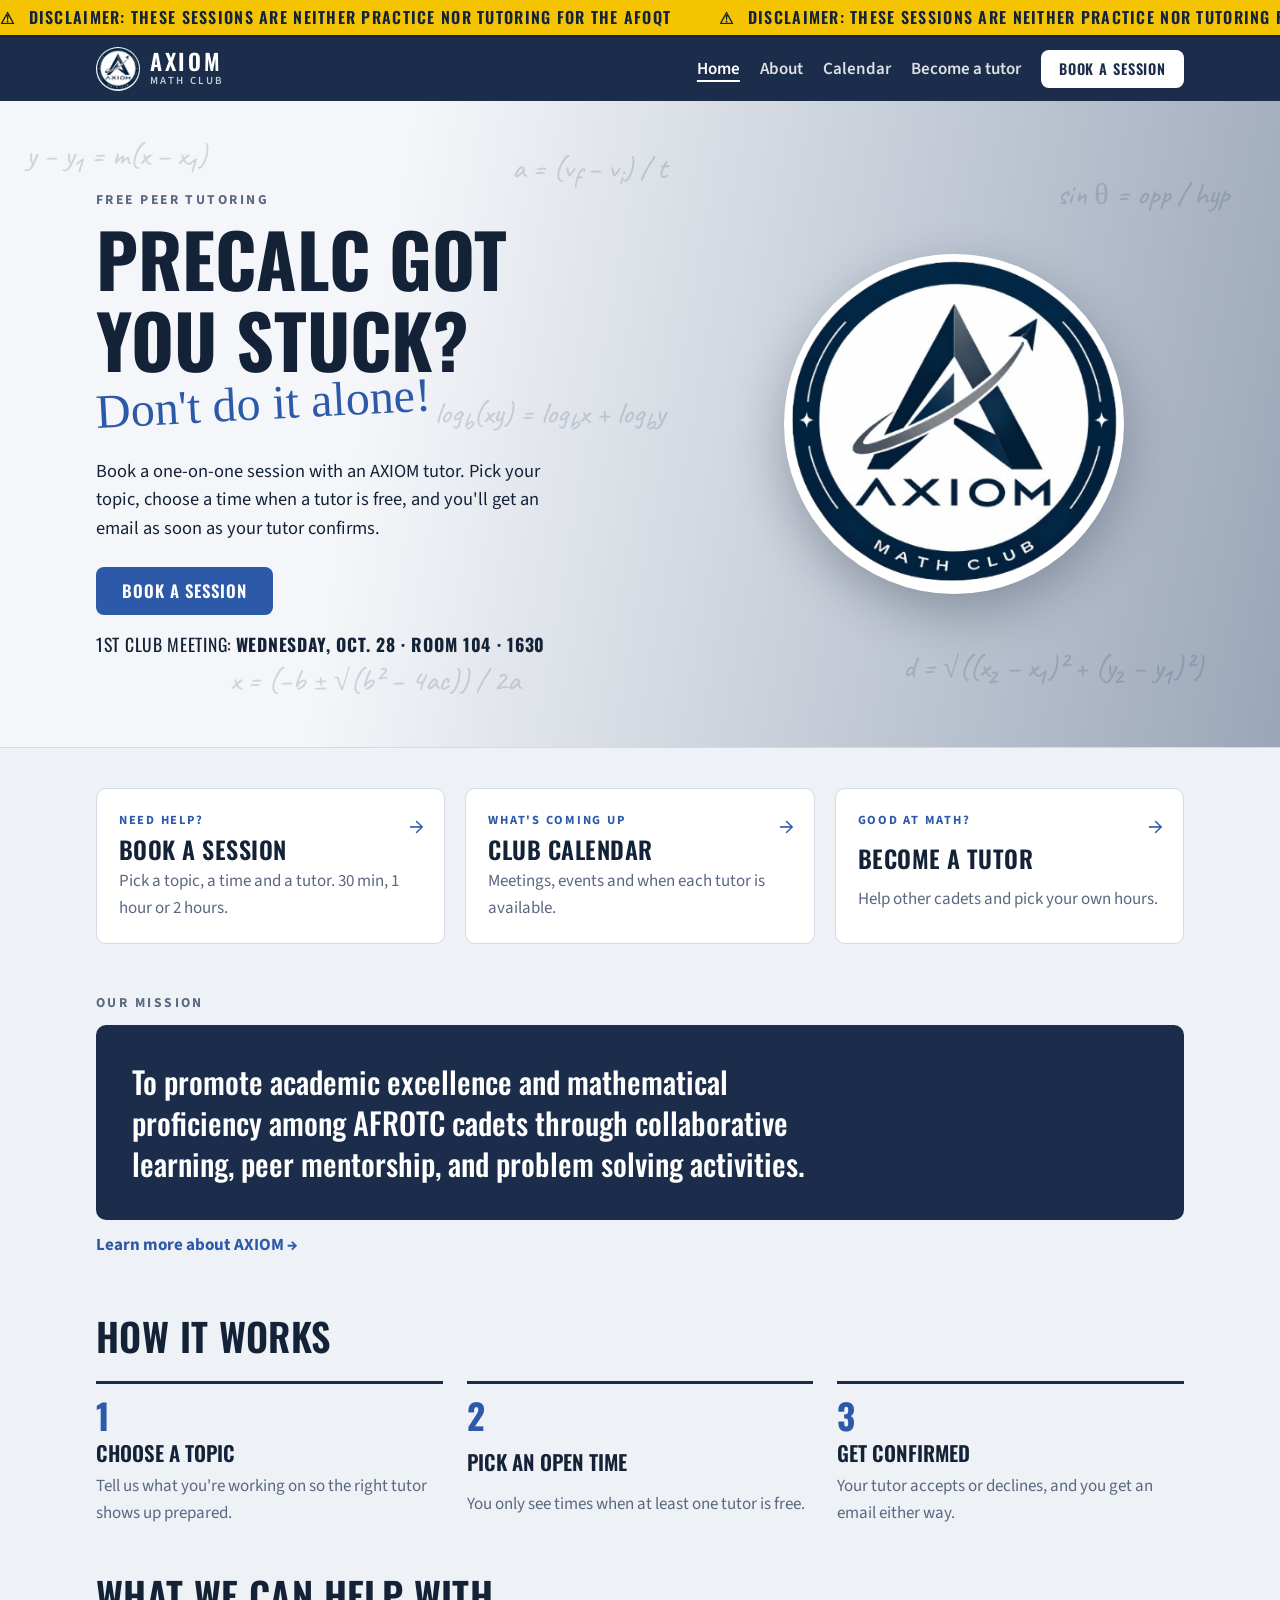
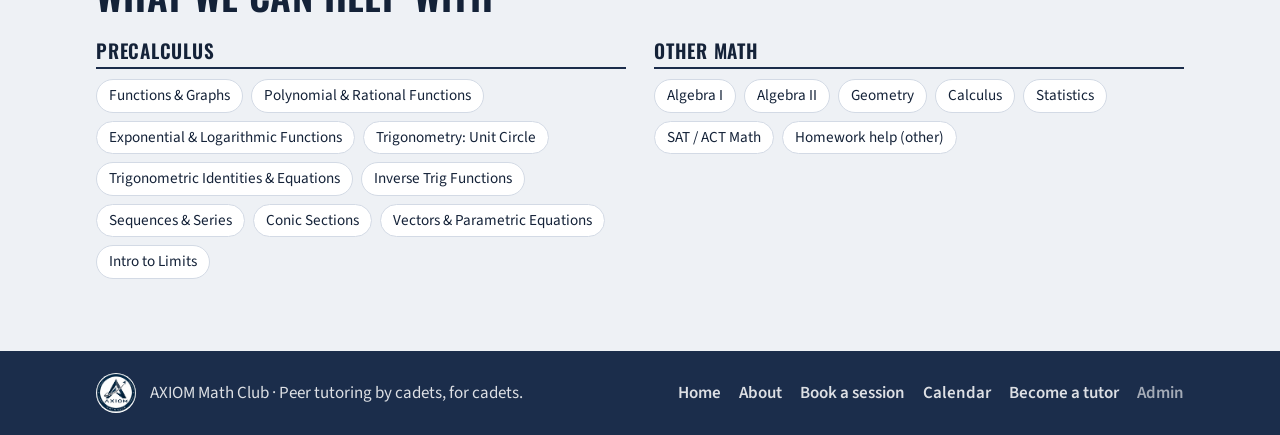
<file: index.html>
<!doctype html>
<html lang="en">
<head>
<meta charset="utf-8">
<meta name="viewport" content="width=device-width, initial-scale=1, viewport-fit=cover">
<title>AXIOM Math Club</title>
<meta name="claude:viewport-fit-sides" content="cover">
<meta name="description" content="Free peer tutoring from AXIOM Math Club tutors.">
<link rel="icon" href="logo.png">
<link rel="preconnect" href="https://fonts.googleapis.com">
<link rel="preconnect" href="https://fonts.gstatic.com" crossorigin>
<link rel="stylesheet" href="https://fonts.googleapis.com/css2?family=Oswald:wght@500;600;700&family=Source+Sans+3:wght@400;600;700&family=JetBrains+Mono:wght@500&family=Permanent+Marker&family=Caveat:wght@500&display=swap">
<link rel="stylesheet" href="styles.css">
</head>
<body>
<header class="site-header">
  <div class="ticker" role="note" aria-label="DISCLAIMER: These sessions are neither practice nor tutoring for the AFOQT">
    <div class="ticker-track" aria-hidden="true">
      <div class="ticker-half"><span class="ticker-item"><b>⚠</b> DISCLAIMER: These sessions are neither practice nor tutoring for the AFOQT</span><span class="ticker-item"><b>⚠</b> DISCLAIMER: These sessions are neither practice nor tutoring for the AFOQT</span><span class="ticker-item"><b>⚠</b> DISCLAIMER: These sessions are neither practice nor tutoring for the AFOQT</span><span class="ticker-item"><b>⚠</b> DISCLAIMER: These sessions are neither practice nor tutoring for the AFOQT</span></div>
      <div class="ticker-half"><span class="ticker-item"><b>⚠</b> DISCLAIMER: These sessions are neither practice nor tutoring for the AFOQT</span><span class="ticker-item"><b>⚠</b> DISCLAIMER: These sessions are neither practice nor tutoring for the AFOQT</span><span class="ticker-item"><b>⚠</b> DISCLAIMER: These sessions are neither practice nor tutoring for the AFOQT</span><span class="ticker-item"><b>⚠</b> DISCLAIMER: These sessions are neither practice nor tutoring for the AFOQT</span></div>
    </div>
  </div>
  <div class="wrap header-inner">
    <a class="brand" href="index.html">
      <img src="logo.png" alt="" width="44" height="44">
      <span class="brand-name">AXIOM<small>Math Club</small></span>
    </a>
    <nav class="nav" aria-label="Main">
      <a href="index.html" aria-current="page">Home</a>
      <a href="about.html">About</a>
      <a href="calendar.html">Calendar</a>
      <a href="tutor.html">Become a tutor</a>
      <a class="btn btn-small" href="book.html">Book a session</a>
    </nav>
  </div>
</header>

<main id="top">
  <section class="hero">
    <div class="formulas" aria-hidden="true">
      <span class="f1">y − y₁ = m(x − x₁)</span>
      <span class="f2">a = (v<sub>f</sub> − v<sub>i</sub>) / t</span>
      <span class="f3">sin θ = opp / hyp</span>
      <span class="f4">x = (−b ± √(b² − 4ac)) / 2a</span>
      <span class="f5">d = √((x₂ − x₁)² + (y₂ − y₁)²)</span>
      <span class="f6">log<sub>b</sub>(xy) = log<sub>b</sub>x + log<sub>b</sub>y</span>
    </div>
    <div class="wrap hero-inner">
      <div class="hero-copy">
        <p class="eyebrow">Free peer tutoring</p>
        <h1>Precalc got you stuck?</h1>
        <p class="marker">Don't do it alone!</p>
        <p class="lede">Book a one-on-one session with an AXIOM tutor. Pick your topic, choose a time when a tutor is free, and you'll get an email as soon as your tutor confirms.</p>
        <div class="hero-actions">
          <a class="btn" href="book.html">Book a session</a>
          <span class="meeting">1st club meeting: <strong>Wednesday, Oct. 28 · Room 104 · 1630</strong></span>
        </div>
      </div>
      <img class="hero-logo" src="logo.png" alt="AXIOM Math Club logo" width="388" height="388">
    </div>
  </section>

  <section class="wrap quick-links" aria-label="Go to">
    <a class="quick-card" href="book.html">
      <span class="q-kicker">Need help?</span>
      <strong>Book a session</strong>
      <span>Pick a topic, a time and a tutor. 30 min, 1 hour or 2 hours.</span>
      <span class="q-go" aria-hidden="true">→</span>
    </a>
    <a class="quick-card" href="calendar.html">
      <span class="q-kicker">What's coming up</span>
      <strong>Club calendar</strong>
      <span>Meetings, events and when each tutor is available.</span>
      <span class="q-go" aria-hidden="true">→</span>
    </a>
    <a class="quick-card" href="tutor.html">
      <span class="q-kicker">Good at math?</span>
      <strong>Become a tutor</strong>
      <span>Help other cadets and pick your own hours.</span>
      <span class="q-go" aria-hidden="true">→</span>
    </a>
  </section>

  <section class="wrap home-mission" aria-labelledby="mission-title">
    <p class="eyebrow" id="mission-title">Our mission</p>
    <blockquote class="mission">
      <p>To promote academic excellence and mathematical proficiency among AFROTC cadets through collaborative learning, peer mentorship, and problem solving activities.</p>
    </blockquote>
    <a class="more-link" href="about.html">Learn more about AXIOM <span aria-hidden="true">→</span></a>
  </section>

  <section id="how" class="wrap how">
    <h2>How it works</h2>
    <ol class="steps">
      <li><strong>Choose a topic</strong><span>Tell us what you're working on so the right tutor shows up prepared.</span></li>
      <li><strong>Pick an open time</strong><span>You only see times when at least one tutor is free.</span></li>
      <li><strong>Get confirmed</strong><span>Your tutor accepts or declines, and you get an email either way.</span></li>
    </ol>
  </section>

  <section id="topics" class="wrap topics">
    <h2>What we can help with</h2>
    <div id="topic-list" class="topic-groups"></div>
  </section>
</main>

<footer class="site-footer">
  <div class="wrap footer-inner">
    <img src="logo.png" alt="" width="40" height="40">
    <p>AXIOM Math Club · Peer tutoring by cadets, for cadets.</p>
    <nav class="footer-nav" aria-label="Footer">
      <a href="index.html">Home</a>
      <a href="about.html">About</a>
      <a href="book.html">Book a session</a>
      <a href="calendar.html">Calendar</a>
      <a href="tutor.html">Become a tutor</a>
      <a href="admin.html" class="admin-link">Admin</a>
    </nav>
  </div>
</footer>

<script src="script.js"></script>
</body>
</html>
</file>
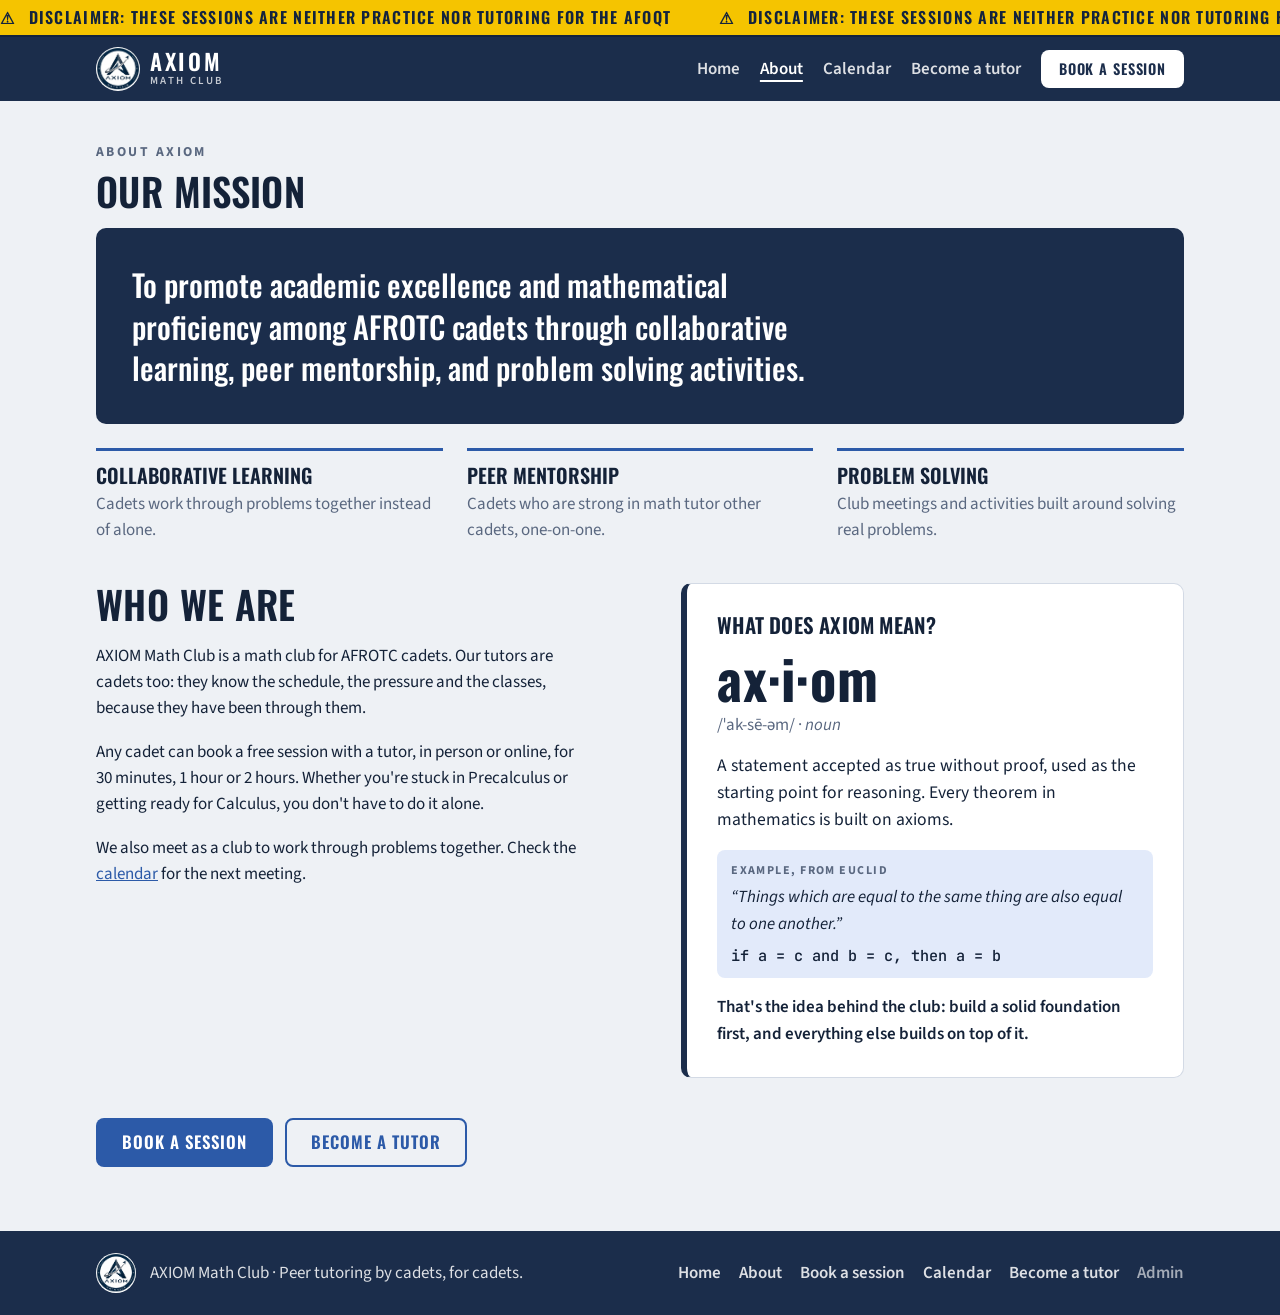
<file: about.html>
<!doctype html>
<html lang="en">
<head>
<meta charset="utf-8">
<meta name="viewport" content="width=device-width, initial-scale=1, viewport-fit=cover">
<title>About AXIOM | AXIOM Math Club</title>
<meta name="claude:viewport-fit-sides" content="cover">
<meta name="description" content="The mission of AXIOM Math Club and what its name means.">
<link rel="icon" href="logo.png">
<link rel="preconnect" href="https://fonts.googleapis.com">
<link rel="preconnect" href="https://fonts.gstatic.com" crossorigin>
<link rel="stylesheet" href="https://fonts.googleapis.com/css2?family=Oswald:wght@500;600;700&family=Source+Sans+3:wght@400;600;700&family=JetBrains+Mono:wght@500&family=Permanent+Marker&family=Caveat:wght@500&display=swap">
<link rel="stylesheet" href="styles.css">
</head>
<body>
<header class="site-header">
  <div class="ticker" role="note" aria-label="DISCLAIMER: These sessions are neither practice nor tutoring for the AFOQT">
    <div class="ticker-track" aria-hidden="true">
      <div class="ticker-half"><span class="ticker-item"><b>⚠</b> DISCLAIMER: These sessions are neither practice nor tutoring for the AFOQT</span><span class="ticker-item"><b>⚠</b> DISCLAIMER: These sessions are neither practice nor tutoring for the AFOQT</span><span class="ticker-item"><b>⚠</b> DISCLAIMER: These sessions are neither practice nor tutoring for the AFOQT</span><span class="ticker-item"><b>⚠</b> DISCLAIMER: These sessions are neither practice nor tutoring for the AFOQT</span></div>
      <div class="ticker-half"><span class="ticker-item"><b>⚠</b> DISCLAIMER: These sessions are neither practice nor tutoring for the AFOQT</span><span class="ticker-item"><b>⚠</b> DISCLAIMER: These sessions are neither practice nor tutoring for the AFOQT</span><span class="ticker-item"><b>⚠</b> DISCLAIMER: These sessions are neither practice nor tutoring for the AFOQT</span><span class="ticker-item"><b>⚠</b> DISCLAIMER: These sessions are neither practice nor tutoring for the AFOQT</span></div>
    </div>
  </div>
  <div class="wrap header-inner">
    <a class="brand" href="index.html">
      <img src="logo.png" alt="" width="44" height="44">
      <span class="brand-name">AXIOM<small>Math Club</small></span>
    </a>
    <nav class="nav" aria-label="Main">
      <a href="index.html">Home</a>
      <a href="about.html" aria-current="page">About</a>
      <a href="calendar.html">Calendar</a>
      <a href="tutor.html">Become a tutor</a>
      <a class="btn btn-small" href="book.html">Book a session</a>
    </nav>
  </div>
</header>

<main id="top" class="page">
  <section class="wrap about">
    <p class="eyebrow">About AXIOM</p>
    <h2>Our mission</h2>
    <blockquote class="mission">
      <p>To promote academic excellence and mathematical proficiency among AFROTC cadets through collaborative learning, peer mentorship, and problem solving activities.</p>
    </blockquote>

    <ul class="pillars">
      <li><strong>Collaborative learning</strong><span>Cadets work through problems together instead of alone.</span></li>
      <li><strong>Peer mentorship</strong><span>Cadets who are strong in math tutor other cadets, one-on-one.</span></li>
      <li><strong>Problem solving</strong><span>Club meetings and activities built around solving real problems.</span></li>
    </ul>
  </section>

  <section class="wrap about about-split">
    <div class="about-text">
      <h2>Who we are</h2>
      <p>AXIOM Math Club is a math club for AFROTC cadets. Our tutors are cadets too: they know the schedule, the pressure and the classes, because they have been through them.</p>
      <p>Any cadet can book a free session with a tutor, in person or online, for 30 minutes, 1 hour or 2 hours. Whether you're stuck in Precalculus or getting ready for Calculus, you don't have to do it alone.</p>
      <p>We also meet as a club to work through problems together. Check the <a href="calendar.html">calendar</a> for the next meeting.</p>
    </div>

    <div class="definition" aria-labelledby="def-word">
      <h2 class="def-title">What does AXIOM mean?</h2>
      <p class="def-word" id="def-word">ax·i·om</p>
      <p class="def-pron">/ˈak-sē-əm/ · <i>noun</i></p>
      <p class="def-text">A statement accepted as true without proof, used as the starting point for reasoning. Every theorem in mathematics is built on axioms.</p>
      <p class="def-example"><span>Example, from Euclid</span>“Things which are equal to the same thing are also equal to one another.”<br><span class="def-math">if a = c and b = c, then a = b</span></p>
      <p class="def-why">That's the idea behind the club: build a solid foundation first, and everything else builds on top of it.</p>
    </div>
  </section>

  <section class="wrap about-cta">
    <a class="btn" href="book.html">Book a session</a>
    <a class="btn btn-ghost" href="tutor.html">Become a tutor</a>
  </section>
</main>

<footer class="site-footer">
  <div class="wrap footer-inner">
    <img src="logo.png" alt="" width="40" height="40">
    <p>AXIOM Math Club · Peer tutoring by cadets, for cadets.</p>
    <nav class="footer-nav" aria-label="Footer">
      <a href="index.html">Home</a>
      <a href="about.html">About</a>
      <a href="book.html">Book a session</a>
      <a href="calendar.html">Calendar</a>
      <a href="tutor.html">Become a tutor</a>
      <a href="admin.html" class="admin-link">Admin</a>
    </nav>
  </div>
</footer>

<script src="script.js"></script>
</body>
</html>
</file>
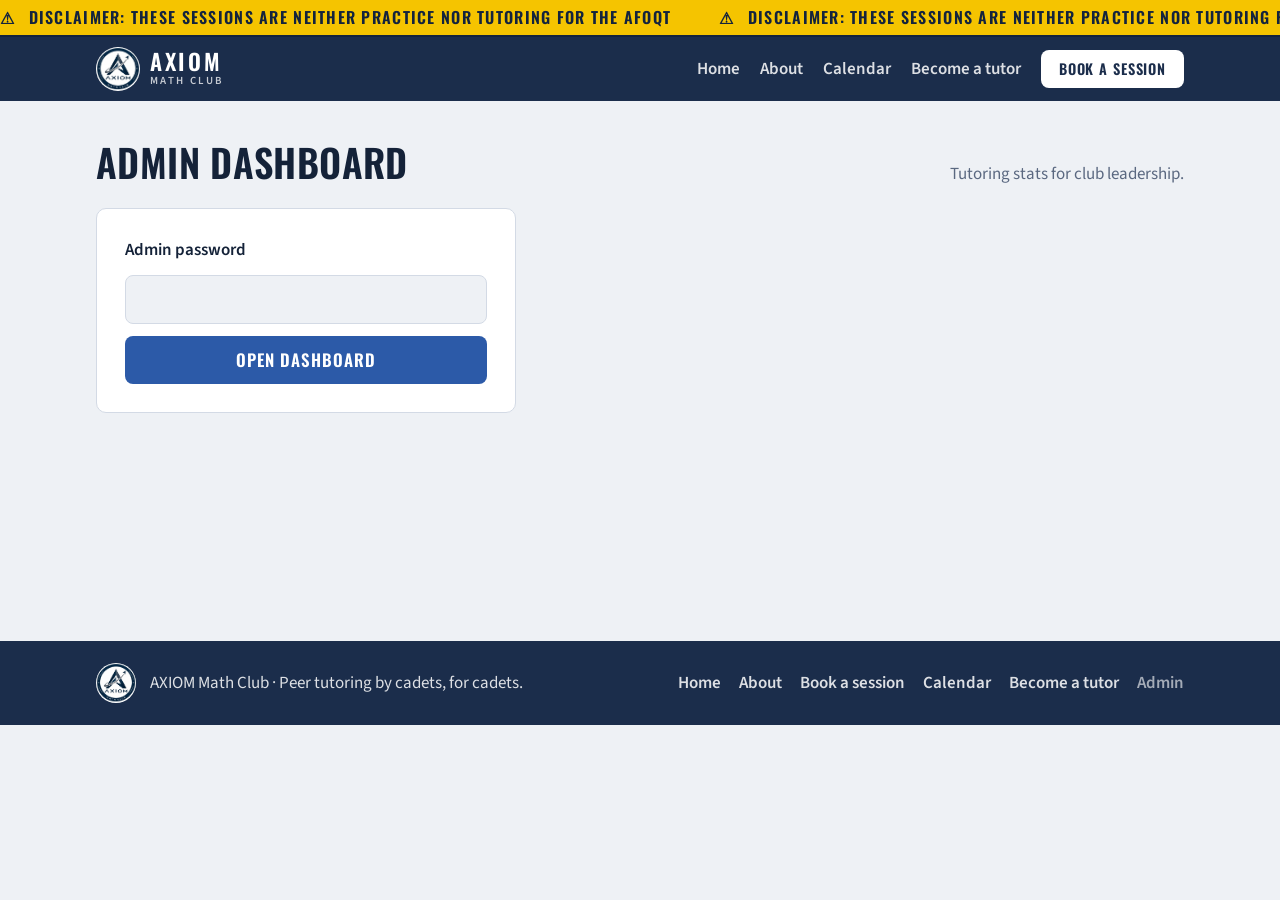
<file: admin.html>
<!doctype html>
<html lang="en">
<head>
<meta charset="utf-8">
<meta name="viewport" content="width=device-width, initial-scale=1, viewport-fit=cover">
<title>Admin | AXIOM Math Club</title>
<meta name="claude:viewport-fit-sides" content="cover">
<meta name="description" content="AXIOM Math Club admin dashboard.">
<meta name="robots" content="noindex">
<link rel="icon" href="logo.png">
<link rel="preconnect" href="https://fonts.googleapis.com">
<link rel="preconnect" href="https://fonts.gstatic.com" crossorigin>
<link rel="stylesheet" href="https://fonts.googleapis.com/css2?family=Oswald:wght@500;600;700&family=Source+Sans+3:wght@400;600;700&family=JetBrains+Mono:wght@500&family=Permanent+Marker&family=Caveat:wght@500&display=swap">
<link rel="stylesheet" href="styles.css">
</head>
<body>
<header class="site-header">
  <div class="ticker" role="note" aria-label="DISCLAIMER: These sessions are neither practice nor tutoring for the AFOQT">
    <div class="ticker-track" aria-hidden="true">
      <div class="ticker-half"><span class="ticker-item"><b>⚠</b> DISCLAIMER: These sessions are neither practice nor tutoring for the AFOQT</span><span class="ticker-item"><b>⚠</b> DISCLAIMER: These sessions are neither practice nor tutoring for the AFOQT</span><span class="ticker-item"><b>⚠</b> DISCLAIMER: These sessions are neither practice nor tutoring for the AFOQT</span><span class="ticker-item"><b>⚠</b> DISCLAIMER: These sessions are neither practice nor tutoring for the AFOQT</span></div>
      <div class="ticker-half"><span class="ticker-item"><b>⚠</b> DISCLAIMER: These sessions are neither practice nor tutoring for the AFOQT</span><span class="ticker-item"><b>⚠</b> DISCLAIMER: These sessions are neither practice nor tutoring for the AFOQT</span><span class="ticker-item"><b>⚠</b> DISCLAIMER: These sessions are neither practice nor tutoring for the AFOQT</span><span class="ticker-item"><b>⚠</b> DISCLAIMER: These sessions are neither practice nor tutoring for the AFOQT</span></div>
    </div>
  </div>
  <div class="wrap header-inner">
    <a class="brand" href="index.html">
      <img src="logo.png" alt="" width="44" height="44">
      <span class="brand-name">AXIOM<small>Math Club</small></span>
    </a>
    <nav class="nav" aria-label="Main">
      <a href="index.html">Home</a>
      <a href="about.html">About</a>
      <a href="calendar.html">Calendar</a>
      <a href="tutor.html">Become a tutor</a>
      <a class="btn btn-small" href="book.html">Book a session</a>
    </nav>
  </div>
</header>

<main id="top" class="page">
  <section class="wrap admin">
    <div class="section-head">
      <h2>Admin dashboard</h2>
      <p>Tutoring stats for club leadership.</p>
    </div>

    <form id="admin-login" class="panel admin-login" novalidate>
      <label for="admin-pass">Admin password</label>
      <input id="admin-pass" name="password" type="password" autocomplete="current-password" required>
      <p id="admin-error" class="error" role="alert" hidden></p>
      <button type="submit" class="btn btn-block" id="admin-open">Open dashboard</button>
    </form>

    <div id="dash" class="dash" hidden>
      <p id="dash-sample" class="notice" hidden>Sample data: the site is in demo mode, so these numbers are made up.</p>
      <div class="dash-bar">
        <div class="range" role="group" aria-label="Time range" id="range"></div>
        <span id="dash-updated" class="muted"></span>
        <div class="dash-actions">
          <button type="button" class="btn btn-ghost btn-tiny" id="dash-refresh">Refresh</button>
          <button type="button" class="btn btn-ghost btn-tiny" id="dash-lock">Lock</button>
        </div>
      </div>

      <div class="kpis" id="kpis"></div>

      <div class="dash-grid">
        <section class="panel chart-card" aria-labelledby="h-weeks">
          <h3 id="h-weeks">Sessions per week</h3>
          <p class="chart-sub">Accepted sessions, by the week they take place</p>
          <div id="chart-weeks"></div>
        </section>
        <section class="panel chart-card" aria-labelledby="h-topics">
          <h3 id="h-topics">Most requested topics</h3>
          <p class="chart-sub">All requests except cancelled ones</p>
          <div id="chart-topics"></div>
        </section>
      </div>

      <section class="panel chart-card" aria-labelledby="h-tutors">
        <div class="card-head">
          <div>
            <h3 id="h-tutors">Tutor hours</h3>
            <p class="chart-sub">Completed sessions only. A group session counts once for the tutor. Use it for service hours and recognition.</p>
          </div>
          <button type="button" class="btn btn-ghost btn-tiny" id="export-csv">Download CSV</button>
        </div>
        <div class="table-scroll" id="tutor-table"></div>
      </section>

      <div class="dash-grid">
        <section class="panel chart-card" aria-labelledby="h-format">
          <h3 id="h-format">In person vs online</h3>
          <p class="chart-sub">Accepted sessions</p>
          <div id="chart-format"></div>
        </section>
        <section class="panel chart-card" aria-labelledby="h-years">
          <h3 id="h-years">Requests by AS year</h3>
          <p class="chart-sub">All requests except cancelled ones</p>
          <div id="chart-years"></div>
        </section>
      </div>

      <section class="panel chart-card" aria-labelledby="h-status">
        <h3 id="h-status">Requests &amp; applications</h3>
        <div id="status-list" class="status-list"></div>
      </section>
    </div>
  </section>
  <div id="tip" class="tip" role="tooltip" hidden></div>
</main>

<footer class="site-footer">
  <div class="wrap footer-inner">
    <img src="logo.png" alt="" width="40" height="40">
    <p>AXIOM Math Club · Peer tutoring by cadets, for cadets.</p>
    <nav class="footer-nav" aria-label="Footer">
      <a href="index.html">Home</a>
      <a href="about.html">About</a>
      <a href="book.html">Book a session</a>
      <a href="calendar.html">Calendar</a>
      <a href="tutor.html">Become a tutor</a>
      <a href="admin.html" class="admin-link">Admin</a>
    </nav>
  </div>
</footer>

<script src="script.js"></script>
<script src="admin.js"></script>
</body>
</html>
</file>
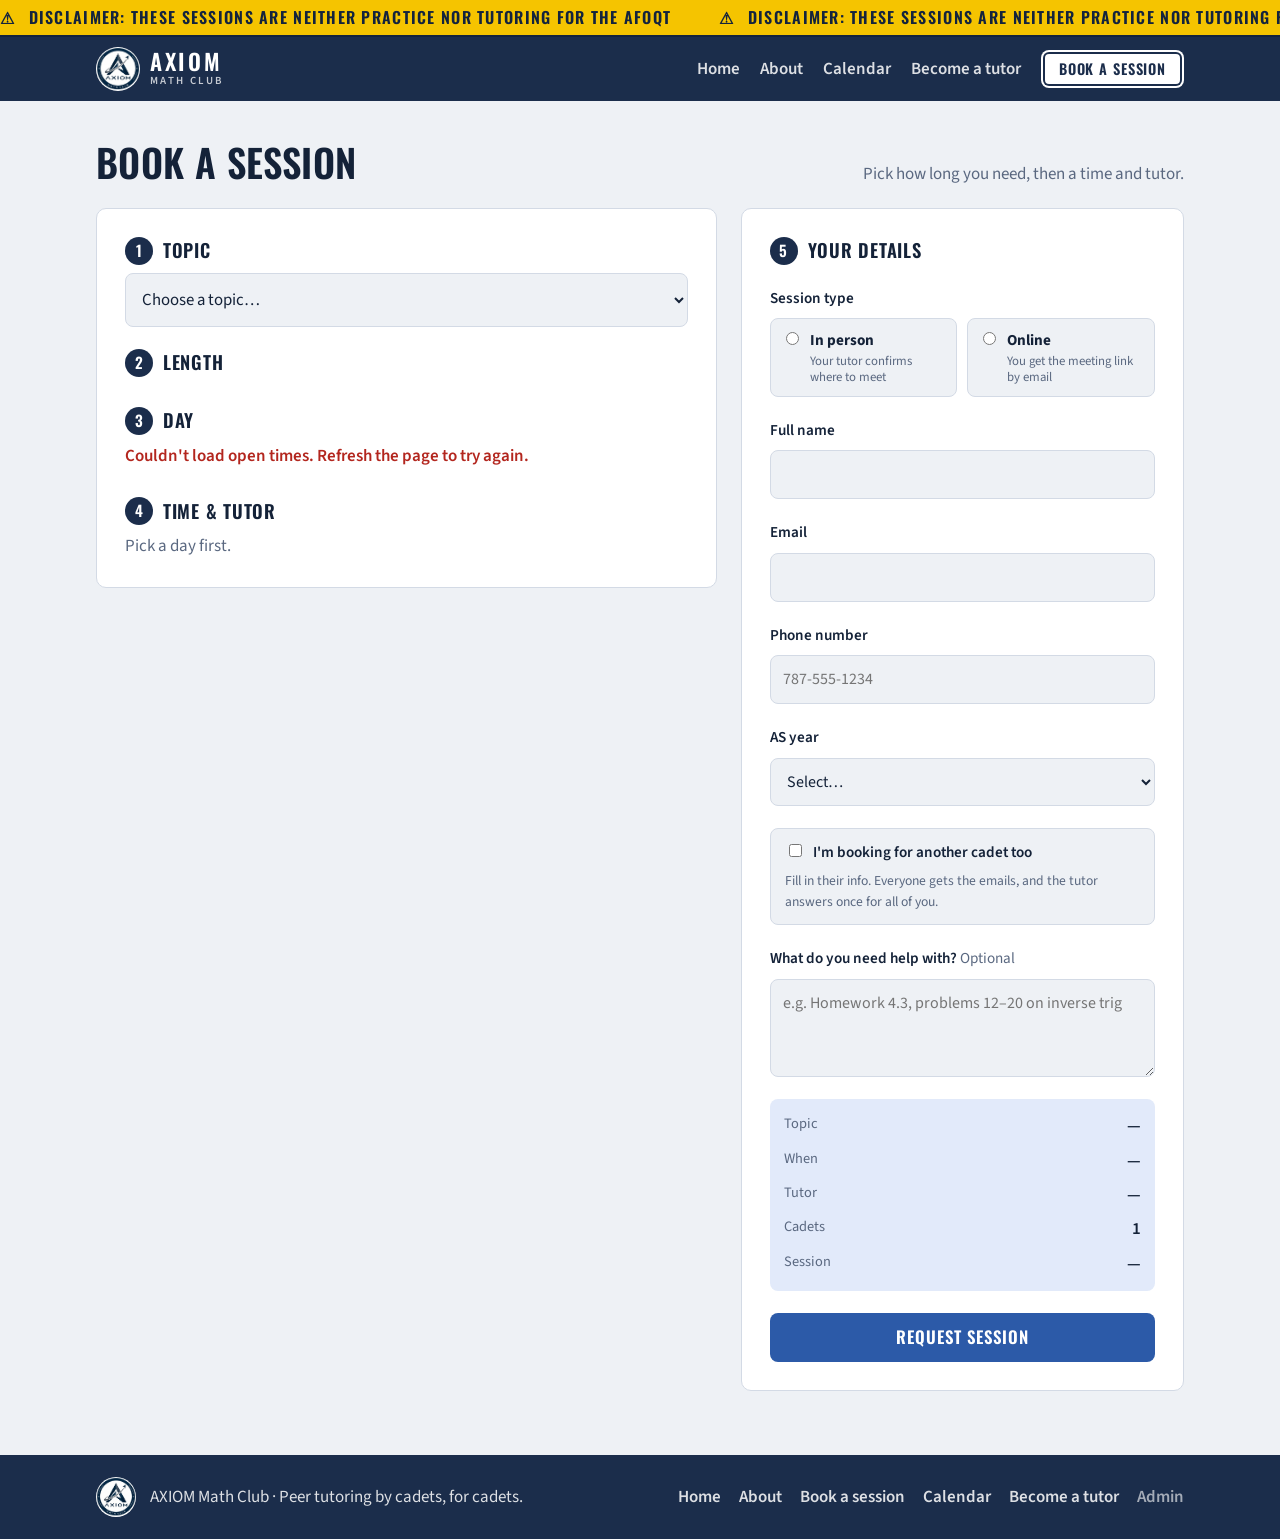
<file: book.html>
<!doctype html>
<html lang="en">
<head>
<meta charset="utf-8">
<meta name="viewport" content="width=device-width, initial-scale=1, viewport-fit=cover">
<title>Book a Session | AXIOM Math Club</title>
<meta name="claude:viewport-fit-sides" content="cover">
<meta name="description" content="Book a free tutoring session with an AXIOM tutor.">
<link rel="icon" href="logo.png">
<link rel="preconnect" href="https://fonts.googleapis.com">
<link rel="preconnect" href="https://fonts.gstatic.com" crossorigin>
<link rel="stylesheet" href="https://fonts.googleapis.com/css2?family=Oswald:wght@500;600;700&family=Source+Sans+3:wght@400;600;700&family=JetBrains+Mono:wght@500&family=Permanent+Marker&family=Caveat:wght@500&display=swap">
<link rel="stylesheet" href="styles.css">
</head>
<body>
<header class="site-header">
  <div class="ticker" role="note" aria-label="DISCLAIMER: These sessions are neither practice nor tutoring for the AFOQT">
    <div class="ticker-track" aria-hidden="true">
      <div class="ticker-half"><span class="ticker-item"><b>⚠</b> DISCLAIMER: These sessions are neither practice nor tutoring for the AFOQT</span><span class="ticker-item"><b>⚠</b> DISCLAIMER: These sessions are neither practice nor tutoring for the AFOQT</span><span class="ticker-item"><b>⚠</b> DISCLAIMER: These sessions are neither practice nor tutoring for the AFOQT</span><span class="ticker-item"><b>⚠</b> DISCLAIMER: These sessions are neither practice nor tutoring for the AFOQT</span></div>
      <div class="ticker-half"><span class="ticker-item"><b>⚠</b> DISCLAIMER: These sessions are neither practice nor tutoring for the AFOQT</span><span class="ticker-item"><b>⚠</b> DISCLAIMER: These sessions are neither practice nor tutoring for the AFOQT</span><span class="ticker-item"><b>⚠</b> DISCLAIMER: These sessions are neither practice nor tutoring for the AFOQT</span><span class="ticker-item"><b>⚠</b> DISCLAIMER: These sessions are neither practice nor tutoring for the AFOQT</span></div>
    </div>
  </div>
  <div class="wrap header-inner">
    <a class="brand" href="index.html">
      <img src="logo.png" alt="" width="44" height="44">
      <span class="brand-name">AXIOM<small>Math Club</small></span>
    </a>
    <nav class="nav" aria-label="Main">
      <a href="index.html">Home</a>
      <a href="about.html">About</a>
      <a href="calendar.html">Calendar</a>
      <a href="tutor.html">Become a tutor</a>
      <a class="btn btn-small" href="book.html" aria-current="page">Book a session</a>
    </nav>
  </div>
</header>

<main id="top" class="page">
  <section id="book" class="book">
    <div class="wrap">
      <div class="section-head">
        <h2>Book a session</h2>
        <p>Pick how long you need, then a time and tutor.</p>
      </div>

      <p id="demo-note" class="notice" hidden>Demo mode: these are sample times. Bookings stay in this browser and no emails are sent.</p>

      <form id="booking-form" class="booking" novalidate>
        <div class="panel picker">
          <div class="field">
            <label for="topic" class="label"><span class="n">1</span>Topic</label>
            <select id="topic" name="topic" required>
              <option value="">Choose a topic…</option>
            </select>
          </div>
          <div class="field">
            <span class="label" id="length-label"><span class="n">2</span>Length</span>
            <div id="durations" class="durations" role="group" aria-labelledby="length-label"></div>
          </div>
          <div class="field">
            <span class="label" id="date-label"><span class="n">3</span>Day</span>
            <div id="dates" class="dates" role="group" aria-labelledby="date-label">
              <p class="muted">Loading open times…</p>
            </div>
          </div>
          <div class="field">
            <span class="label" id="time-label"><span class="n">4</span>Time &amp; tutor</span>
            <div id="times" class="times" role="group" aria-labelledby="time-label">
              <p class="muted">Pick a day first.</p>
            </div>
          </div>
        </div>

        <div class="panel details">
          <span class="label"><span class="n">5</span>Your details</span>
          <fieldset class="field format-field">
            <legend>Session type</legend>
            <div class="format-options">
              <label class="format-option">
                <input type="radio" name="format" value="In person" required>
                <span><strong>In person</strong><small>Your tutor confirms where to meet</small></span>
              </label>
              <label class="format-option">
                <input type="radio" name="format" value="Online">
                <span><strong>Online</strong><small>You get the meeting link by email</small></span>
              </label>
            </div>
          </fieldset>
          <div class="field">
            <label for="name">Full name</label>
            <input id="name" name="name" autocomplete="name" required>
          </div>
          <div class="field">
            <label for="email">Email</label>
            <input id="email" name="email" type="email" autocomplete="email" required>
          </div>
          <div class="field">
            <label for="phone">Phone number</label>
            <input id="phone" name="phone" type="tel" autocomplete="tel" inputmode="tel" placeholder="787-555-1234" required>
          </div>
          <div class="field">
            <label for="grade">AS year</label>
            <select id="grade" name="grade" required>
              <option value="">Select…</option>
              <option>AS100</option>
              <option>AS200</option>
              <option>AS250</option>
              <option>AS300</option>
              <option>AS400</option>
              <option>AS700</option>
            </select>
          </div>
          <div class="bring">
            <label class="share-check" for="bring"><input type="checkbox" id="bring"> I'm booking for another cadet too</label>
            <p class="opt bring-hint">Fill in their info. Everyone gets the emails, and the tutor answers once for all of you.</p>
            <div id="companions" class="companion-list" hidden></div>
            <button type="button" class="btn btn-ghost btn-tiny" id="add-companion" hidden>+ Add another cadet</button>
          </div>
          <div class="field">
            <label for="notes">What do you need help with? <span class="opt">Optional</span></label>
            <textarea id="notes" name="notes" rows="3" placeholder="e.g. Homework 4.3, problems 12–20 on inverse trig"></textarea>
          </div>

          <dl id="summary" class="summary">
            <div><dt>Topic</dt><dd data-k="topic">—</dd></div>
            <div><dt>When</dt><dd data-k="when">—</dd></div>
            <div><dt>Tutor</dt><dd data-k="tutor">—</dd></div>
            <div><dt>Cadets</dt><dd data-k="cadets">1</dd></div>
            <div><dt>Session</dt><dd data-k="format">—</dd></div>
          </dl>

          <div id="share-box" class="share-box" role="group" aria-labelledby="share-title" hidden>
            <p class="share-title" id="share-title"><b aria-hidden="true">!</b> Group session</p>
            <p id="share-text"></p>
            <label class="share-check"><input type="checkbox" id="share-ok"> I agree to share this session with other cadets.</label>
          </div>
          <p id="form-error" class="error" role="alert" hidden></p>
          <button type="submit" class="btn btn-block" id="submit">Request session</button>
        </div>
      </form>

      <div id="confirmation" class="panel confirmation" tabindex="-1" hidden>
        <img src="logo.png" alt="" width="72" height="72">
        <h3 id="c-title">Request sent!</h3>
        <dl class="summary">
          <div><dt>Topic</dt><dd id="c-topic"></dd></div>
          <div><dt>When</dt><dd id="c-when"></dd></div>
          <div><dt>Session</dt><dd id="c-format"></dd></div>
          <div><dt>Tutor</dt><dd id="c-tutor"></dd></div>
          <div><dt>Booking ID</dt><dd id="c-id" class="mono"></dd></div>
        </dl>
        <p id="c-msg" class="muted"></p>
        <button type="button" class="btn btn-ghost" id="book-another">Request another session</button>
      </div>
    </div>
  </section>
</main>

<footer class="site-footer">
  <div class="wrap footer-inner">
    <img src="logo.png" alt="" width="40" height="40">
    <p>AXIOM Math Club · Peer tutoring by cadets, for cadets.</p>
    <nav class="footer-nav" aria-label="Footer">
      <a href="index.html">Home</a>
      <a href="about.html">About</a>
      <a href="book.html">Book a session</a>
      <a href="calendar.html">Calendar</a>
      <a href="tutor.html">Become a tutor</a>
      <a href="admin.html" class="admin-link">Admin</a>
    </nav>
  </div>
</footer>

<script src="script.js"></script>
</body>
</html>
</file>
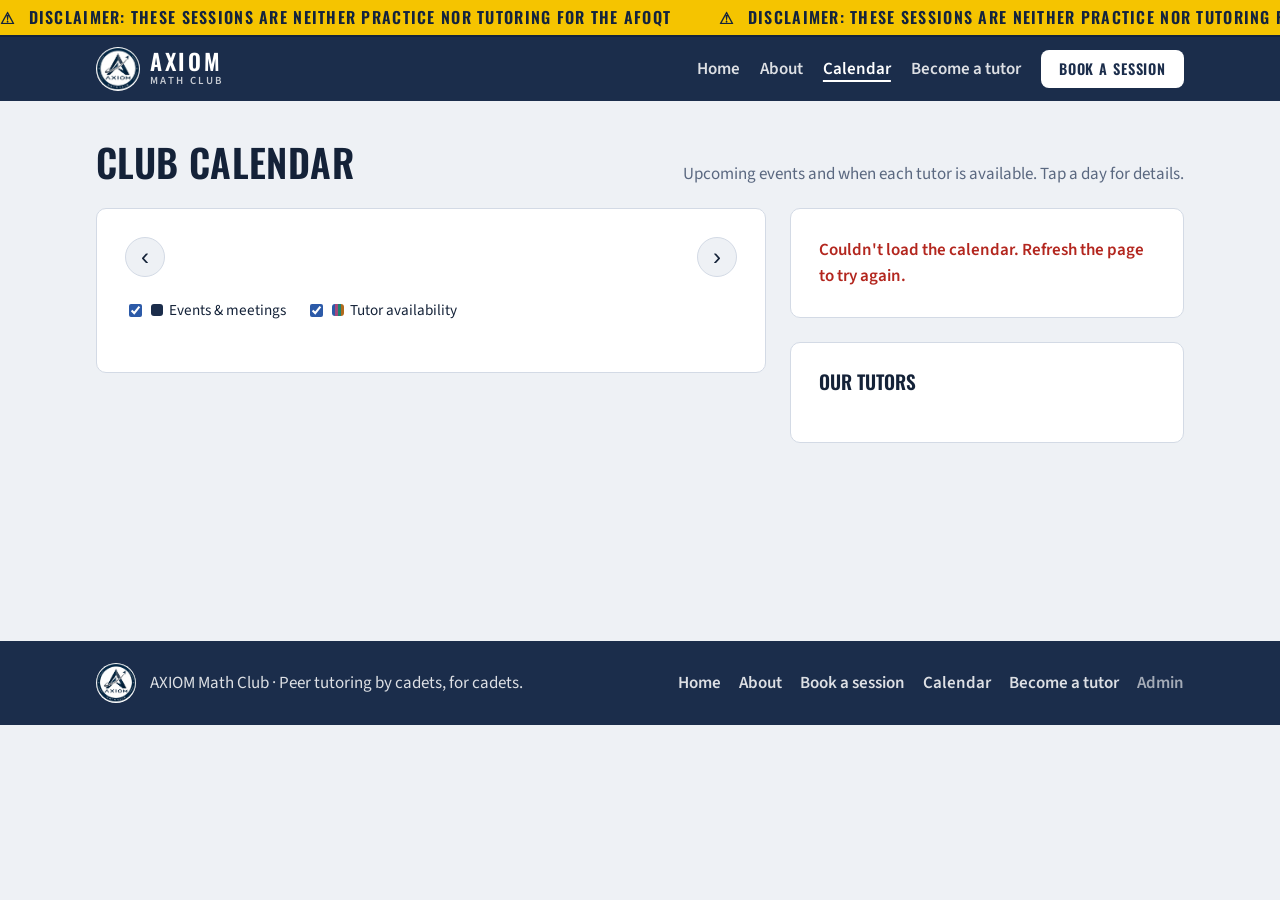
<file: calendar.html>
<!doctype html>
<html lang="en">
<head>
<meta charset="utf-8">
<meta name="viewport" content="width=device-width, initial-scale=1, viewport-fit=cover">
<title>Club Calendar | AXIOM Math Club</title>
<meta name="claude:viewport-fit-sides" content="cover">
<meta name="description" content="AXIOM Math Club events and tutor availability.">
<link rel="icon" href="logo.png">
<link rel="preconnect" href="https://fonts.googleapis.com">
<link rel="preconnect" href="https://fonts.gstatic.com" crossorigin>
<link rel="stylesheet" href="https://fonts.googleapis.com/css2?family=Oswald:wght@500;600;700&family=Source+Sans+3:wght@400;600;700&family=JetBrains+Mono:wght@500&family=Permanent+Marker&family=Caveat:wght@500&display=swap">
<link rel="stylesheet" href="styles.css">
</head>
<body>
<header class="site-header">
  <div class="ticker" role="note" aria-label="DISCLAIMER: These sessions are neither practice nor tutoring for the AFOQT">
    <div class="ticker-track" aria-hidden="true">
      <div class="ticker-half"><span class="ticker-item"><b>⚠</b> DISCLAIMER: These sessions are neither practice nor tutoring for the AFOQT</span><span class="ticker-item"><b>⚠</b> DISCLAIMER: These sessions are neither practice nor tutoring for the AFOQT</span><span class="ticker-item"><b>⚠</b> DISCLAIMER: These sessions are neither practice nor tutoring for the AFOQT</span><span class="ticker-item"><b>⚠</b> DISCLAIMER: These sessions are neither practice nor tutoring for the AFOQT</span></div>
      <div class="ticker-half"><span class="ticker-item"><b>⚠</b> DISCLAIMER: These sessions are neither practice nor tutoring for the AFOQT</span><span class="ticker-item"><b>⚠</b> DISCLAIMER: These sessions are neither practice nor tutoring for the AFOQT</span><span class="ticker-item"><b>⚠</b> DISCLAIMER: These sessions are neither practice nor tutoring for the AFOQT</span><span class="ticker-item"><b>⚠</b> DISCLAIMER: These sessions are neither practice nor tutoring for the AFOQT</span></div>
    </div>
  </div>
  <div class="wrap header-inner">
    <a class="brand" href="index.html">
      <img src="logo.png" alt="" width="44" height="44">
      <span class="brand-name">AXIOM<small>Math Club</small></span>
    </a>
    <nav class="nav" aria-label="Main">
      <a href="index.html">Home</a>
      <a href="about.html">About</a>
      <a href="calendar.html" aria-current="page">Calendar</a>
      <a href="tutor.html">Become a tutor</a>
      <a class="btn btn-small" href="book.html">Book a session</a>
    </nav>
  </div>
</header>

<main id="top" class="page">
  <section id="calendar" class="calendar-section">
    <div class="wrap">
      <div class="section-head">
        <h2>Club calendar</h2>
        <p>Upcoming events and when each tutor is available. Tap a day for details.</p>
      </div>
      <div class="cal-layout">
        <div class="panel cal">
          <div class="cal-toolbar">
            <button type="button" class="icon-btn" id="cal-prev" aria-label="Previous month">&#8249;</button>
            <h3 id="cal-title" aria-live="polite"></h3>
            <button type="button" class="icon-btn" id="cal-next" aria-label="Next month">&#8250;</button>
          </div>
          <div class="cal-filters" role="group" aria-label="Show on calendar">
            <label class="toggle"><input type="checkbox" id="show-events" checked> <span class="swatch ev"></span>Events &amp; meetings</label>
            <label class="toggle"><input type="checkbox" id="show-tutors" checked> <span class="swatch tu"></span>Tutor availability</label>
          </div>
          <div class="cal-scroll">
            <div class="cal-grid" id="cal-grid"></div>
          </div>
        </div>
        <div class="cal-side">
          <aside class="panel day-detail" id="day-detail" aria-live="polite">
            <p class="muted">Loading calendar…</p>
          </aside>
          <div class="panel tutors">
            <h3>Our tutors</h3>
            <ul id="tutor-list" class="tutor-list"></ul>
          </div>
        </div>
      </div>
    </div>
  </section>
</main>

<footer class="site-footer">
  <div class="wrap footer-inner">
    <img src="logo.png" alt="" width="40" height="40">
    <p>AXIOM Math Club · Peer tutoring by cadets, for cadets.</p>
    <nav class="footer-nav" aria-label="Footer">
      <a href="index.html">Home</a>
      <a href="about.html">About</a>
      <a href="book.html">Book a session</a>
      <a href="calendar.html">Calendar</a>
      <a href="tutor.html">Become a tutor</a>
      <a href="admin.html" class="admin-link">Admin</a>
    </nav>
  </div>
</footer>

<script src="script.js"></script>
</body>
</html>
</file>
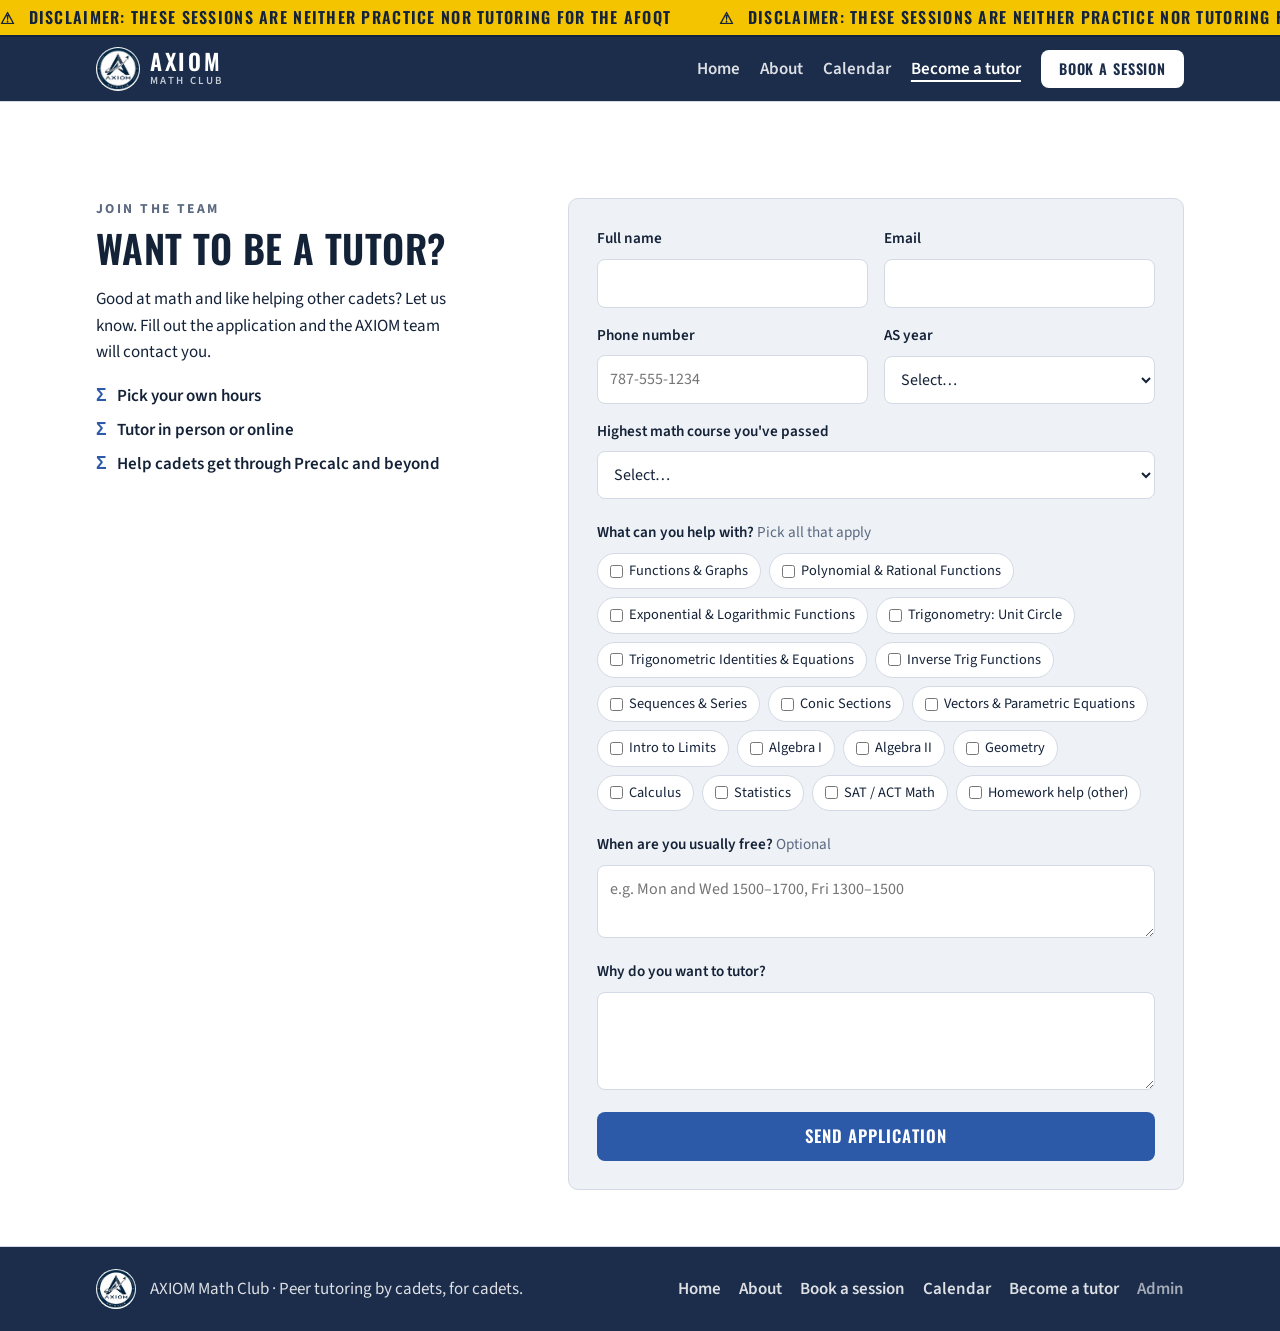
<file: tutor.html>
<!doctype html>
<html lang="en">
<head>
<meta charset="utf-8">
<meta name="viewport" content="width=device-width, initial-scale=1, viewport-fit=cover">
<title>Become a Tutor | AXIOM Math Club</title>
<meta name="claude:viewport-fit-sides" content="cover">
<meta name="description" content="Apply to be an AXIOM Math Club tutor.">
<link rel="icon" href="logo.png">
<link rel="preconnect" href="https://fonts.googleapis.com">
<link rel="preconnect" href="https://fonts.gstatic.com" crossorigin>
<link rel="stylesheet" href="https://fonts.googleapis.com/css2?family=Oswald:wght@500;600;700&family=Source+Sans+3:wght@400;600;700&family=JetBrains+Mono:wght@500&family=Permanent+Marker&family=Caveat:wght@500&display=swap">
<link rel="stylesheet" href="styles.css">
</head>
<body>
<header class="site-header">
  <div class="ticker" role="note" aria-label="DISCLAIMER: These sessions are neither practice nor tutoring for the AFOQT">
    <div class="ticker-track" aria-hidden="true">
      <div class="ticker-half"><span class="ticker-item"><b>⚠</b> DISCLAIMER: These sessions are neither practice nor tutoring for the AFOQT</span><span class="ticker-item"><b>⚠</b> DISCLAIMER: These sessions are neither practice nor tutoring for the AFOQT</span><span class="ticker-item"><b>⚠</b> DISCLAIMER: These sessions are neither practice nor tutoring for the AFOQT</span><span class="ticker-item"><b>⚠</b> DISCLAIMER: These sessions are neither practice nor tutoring for the AFOQT</span></div>
      <div class="ticker-half"><span class="ticker-item"><b>⚠</b> DISCLAIMER: These sessions are neither practice nor tutoring for the AFOQT</span><span class="ticker-item"><b>⚠</b> DISCLAIMER: These sessions are neither practice nor tutoring for the AFOQT</span><span class="ticker-item"><b>⚠</b> DISCLAIMER: These sessions are neither practice nor tutoring for the AFOQT</span><span class="ticker-item"><b>⚠</b> DISCLAIMER: These sessions are neither practice nor tutoring for the AFOQT</span></div>
    </div>
  </div>
  <div class="wrap header-inner">
    <a class="brand" href="index.html">
      <img src="logo.png" alt="" width="44" height="44">
      <span class="brand-name">AXIOM<small>Math Club</small></span>
    </a>
    <nav class="nav" aria-label="Main">
      <a href="index.html">Home</a>
      <a href="about.html">About</a>
      <a href="calendar.html">Calendar</a>
      <a href="tutor.html" aria-current="page">Become a tutor</a>
      <a class="btn btn-small" href="book.html">Book a session</a>
    </nav>
  </div>
</header>

<main id="top" class="page">
  <section id="tutor" class="tutor-apply">
    <div class="wrap apply-layout">
      <div class="apply-copy">
        <p class="eyebrow">Join the team</p>
        <h2>Want to be a tutor?</h2>
        <p>Good at math and like helping other cadets? Let us know. Fill out the application and the AXIOM team will contact you.</p>
        <ul class="apply-points">
          <li>Pick your own hours</li>
          <li>Tutor in person or online</li>
          <li>Help cadets get through Precalc and beyond</li>
        </ul>
      </div>

      <form id="apply-form" class="panel apply-form" novalidate>
        <div class="apply-grid">
          <div class="field">
            <label for="a-name">Full name</label>
            <input id="a-name" name="name" autocomplete="name" required>
          </div>
          <div class="field">
            <label for="a-email">Email</label>
            <input id="a-email" name="email" type="email" autocomplete="email" required>
          </div>
          <div class="field">
            <label for="a-phone">Phone number</label>
            <input id="a-phone" name="phone" type="tel" autocomplete="tel" inputmode="tel" placeholder="787-555-1234" required>
          </div>
          <div class="field">
            <label for="a-year">AS year</label>
            <select id="a-year" name="asYear" required>
              <option value="">Select…</option>
              <option>AS100</option>
              <option>AS200</option>
              <option>AS250</option>
              <option>AS300</option>
              <option>AS400</option>
              <option>AS700</option>
            </select>
          </div>
          <div class="field span-2">
            <label for="a-math">Highest math course you've passed</label>
            <select id="a-math" name="math">
              <option value="">Select…</option>
              <option>Precalculus</option>
              <option>Calculus I</option>
              <option>Calculus II</option>
              <option>Calculus III</option>
              <option>Differential Equations</option>
              <option>Linear Algebra</option>
              <option>Other</option>
            </select>
          </div>
        </div>
        <fieldset class="field apply-topics">
          <legend>What can you help with? <span class="opt">Pick all that apply</span></legend>
          <div id="apply-topics" class="chip-checks"></div>
        </fieldset>
        <div class="field">
          <label for="a-avail">When are you usually free? <span class="opt">Optional</span></label>
          <textarea id="a-avail" name="availability" rows="2" placeholder="e.g. Mon and Wed 1500–1700, Fri 1300–1500"></textarea>
        </div>
        <div class="field">
          <label for="a-why">Why do you want to tutor?</label>
          <textarea id="a-why" name="why" rows="3" required></textarea>
        </div>
        <p id="apply-error" class="error" role="alert" hidden></p>
        <button type="submit" class="btn btn-block" id="apply-submit">Send application</button>
      </form>

      <div id="apply-done" class="panel confirmation" tabindex="-1" hidden>
        <img src="logo.png" alt="" width="72" height="72">
        <h3>Application sent!</h3>
        <p id="apply-msg" class="muted"></p>
      </div>
    </div>
  </section>
</main>

<footer class="site-footer">
  <div class="wrap footer-inner">
    <img src="logo.png" alt="" width="40" height="40">
    <p>AXIOM Math Club · Peer tutoring by cadets, for cadets.</p>
    <nav class="footer-nav" aria-label="Footer">
      <a href="index.html">Home</a>
      <a href="about.html">About</a>
      <a href="book.html">Book a session</a>
      <a href="calendar.html">Calendar</a>
      <a href="tutor.html">Become a tutor</a>
      <a href="admin.html" class="admin-link">Admin</a>
    </nav>
  </div>
</footer>

<script src="script.js"></script>
</body>
</html>
</file>
<file: styles.css>
/* Layout: sticky header, slate-gradient hero with chalk formulas (like the flyer), two-panel booking form. */
:root {
  --bg: #eef1f5;
  --surface: #ffffff;
  --fg: #142238;
  --muted: #5a6880;
  --line: #d3dae5;
  --navy: #1b2d4b;
  --navy-fg: #ffffff;
  --accent: #2c5aa8;
  --accent-soft: #e2eafa;
  --hero-a: #f4f6f9;
  --hero-b: #9aa6b8;
  --chalk: rgba(27, 45, 75, 0.16);
  --danger: #b3261e;
  --ok: #1d7a4a;

  --font-display: "Oswald", "Arial Narrow", Impact, sans-serif;
  --font-body: "Source Sans 3", "Segoe UI", system-ui, sans-serif;
  --font-mono: "JetBrains Mono", ui-monospace, Menlo, monospace;
  --font-marker: "Permanent Marker", "Comic Sans MS", cursive;
  --font-hand: "Caveat", "Bradley Hand", cursive;

  --radius: 10px;

  /* one color per tutor, assigned in order of the Availability sheet */
  --t0: #2c5aa8; --t1: #a3477c; --t2: #1f8270; --t3: #b06a1c;
  --event: #1b2d4b; --event-fg: #ffffff;

  /* disclaimer ticker: same high-visibility look in both themes */
  --ticker-bg: #f5c400; --ticker-fg: #13233d;

  /* admin charts: one series, one validated bar color per theme */
  --bar: #2c5aa8; --track: #e3e8f0; --warn: #9a6700;
}
@media (prefers-color-scheme: dark) {
  :root:not([data-theme="light"]) {
    --bg: #0c1526; --surface: #142139; --fg: #e5ebf5; --muted: #9aa8c0; --line: #26365a;
    --navy: #22385e; --navy-fg: #ffffff; --accent: #8db1ff; --accent-soft: #1c2f55;
    --hero-a: #1a2741; --hero-b: #0c1526; --chalk: rgba(200, 215, 240, 0.13);
    --danger: #ff8a80; --ok: #6fd39b;
    --t0: #8db1ff; --t1: #f09ac9; --t2: #6fd3be; --t3: #f2b46b;
    --event: #e5ebf5; --event-fg: #0c1526;
    --bar: #5b8be8; --track: #1f2d4a; --warn: #f2b46b;
    color-scheme: dark;
  }
}
:root[data-theme="dark"] {
  --bg: #0c1526; --surface: #142139; --fg: #e5ebf5; --muted: #9aa8c0; --line: #26365a;
  --navy: #22385e; --navy-fg: #ffffff; --accent: #8db1ff; --accent-soft: #1c2f55;
  --hero-a: #1a2741; --hero-b: #0c1526; --chalk: rgba(200, 215, 240, 0.13);
  --danger: #ff8a80; --ok: #6fd39b;
  --t0: #8db1ff; --t1: #f09ac9; --t2: #6fd3be; --t3: #f2b46b;
  --event: #e5ebf5; --event-fg: #0c1526;
  --bar: #5b8be8; --track: #1f2d4a; --warn: #f2b46b;
  color-scheme: dark;
}

* { box-sizing: border-box; }
[hidden] { display: none !important; }
html { scroll-behavior: smooth; scroll-padding-top: 116px; }
body {
  margin: 0;
  background: var(--bg);
  color: var(--fg);
  font: 400 1.0625rem/1.55 var(--font-body);
}
body::before {
  content: ""; position: fixed; inset: 0 0 auto; height: env(safe-area-inset-top, 0px);
  z-index: 10; background: var(--navy);
}
img { max-width: 100%; height: auto; }
h1, h2, h3 { font-family: var(--font-display); line-height: 1.1; text-wrap: balance; margin: 0; }
h2 { font-size: clamp(1.75rem, 4vw, 2.4rem); font-weight: 600; text-transform: uppercase; letter-spacing: 0.01em; }
a { color: var(--accent); }
:focus-visible { outline: 3px solid var(--accent); outline-offset: 2px; }

.wrap {
  max-width: 1120px; margin: 0 auto;
  padding-left: max(16px, env(safe-area-inset-left, 0px));
  padding-right: max(16px, env(safe-area-inset-right, 0px));
}

/* Header */
.site-header {
  position: sticky; top: env(safe-area-inset-top, 0px); z-index: 5;
  background: var(--navy); color: var(--navy-fg);
}
.header-inner { display: flex; align-items: center; justify-content: space-between; gap: 16px; padding-block: 10px; }
.brand { display: flex; align-items: center; gap: 10px; color: inherit; text-decoration: none; }
.brand img { border-radius: 50%; background: #fff; }
.brand-name { font: 600 1.4rem/1 var(--font-display); letter-spacing: 0.12em; display: flex; flex-direction: column; }
.brand-name small { font: 600 0.68rem/1.4 var(--font-body); letter-spacing: 0.22em; text-transform: uppercase; opacity: 0.75; }
.nav { display: flex; align-items: center; gap: 20px; }
.nav a:not(.btn) { color: inherit; text-decoration: none; font-weight: 600; opacity: 0.85; }
.nav a:not(.btn):hover { opacity: 1; text-decoration: underline; }
.nav a[aria-current="page"]:not(.btn) { opacity: 1; text-decoration: underline; text-underline-offset: 6px; text-decoration-thickness: 2px; }
.nav .btn[aria-current="page"] { box-shadow: inset 0 0 0 2px #1b2d4b; }
@media (max-width: 640px) {
  .header-inner { flex-wrap: wrap; row-gap: 6px; }
  .nav { width: 100%; justify-content: space-between; gap: 12px; overflow-x: auto; }
  .nav a:not(.btn) { display: inline; white-space: nowrap; font-size: 0.92rem; }
  .nav .btn-small { padding: 7px 10px; font-size: 0.78rem; white-space: nowrap; flex: 0 0 auto; }
  .nav a[href="index.html"] { display: none; } /* the logo already links home */
}
/* Inner pages start right under the header */
main.page > section:first-child { padding-top: 40px; }
main.page { min-height: 60vh; }

/* Home: big links to the other pages */
.quick-links { display: grid; grid-template-columns: repeat(3, minmax(0, 1fr)); gap: 20px; padding-block: 40px 8px; }
@media (max-width: 760px) { .quick-links { grid-template-columns: 1fr; } }
.quick-card {
  position: relative; display: grid; gap: 6px; padding: 22px 22px 22px; border-radius: var(--radius);
  background: var(--surface); border: 1px solid var(--line); color: var(--fg); text-decoration: none;
  transition: border-color 0.15s ease, transform 0.15s ease;
}
.quick-card:hover { border-color: var(--accent); transform: translateY(-2px); }
.quick-card strong { font: 600 1.5rem/1.1 var(--font-display); text-transform: uppercase; letter-spacing: 0.02em; }
.quick-card span { color: var(--muted); }
.quick-card .q-kicker { font-size: 0.78rem; font-weight: 700; letter-spacing: 0.14em; text-transform: uppercase; color: var(--accent); }
.quick-card .q-go { position: absolute; top: 18px; right: 20px; font-size: 1.5rem; color: var(--accent); }
.footer-nav { margin-left: auto; display: flex; flex-wrap: wrap; gap: 8px 18px; }
.footer-nav a { color: inherit; opacity: 0.85; text-decoration: none; font-weight: 600; }
.footer-nav a:hover { opacity: 1; text-decoration: underline; }
.footer-inner { flex-wrap: wrap; }
@media (prefers-reduced-motion: reduce) { .quick-card { transition: none; } }

/* Buttons */
.btn {
  display: inline-flex; align-items: center; justify-content: center; gap: 8px;
  font: 600 1.05rem/1 var(--font-display); letter-spacing: 0.06em; text-transform: uppercase;
  padding: 14px 24px; border-radius: 8px; border: 2px solid transparent; cursor: pointer;
  background: var(--accent); color: var(--surface); text-decoration: none;
  transition: transform 0.12s ease, filter 0.12s ease;
}
.btn:hover { filter: brightness(1.08); transform: translateY(-1px); }
.btn:disabled { opacity: 0.6; cursor: progress; transform: none; }
.btn-small { padding: 10px 16px; font-size: 0.9rem; background: var(--surface); color: var(--navy); }
.site-header .btn-small { background: #ffffff; color: #1b2d4b; }

/* Disclaimer ticker: a scoreboard-style crawl pinned above the header */
.ticker {
  overflow: hidden; background: var(--ticker-bg); color: var(--ticker-fg);
  border-bottom: 2px solid var(--ticker-fg);
}
.ticker-track { display: flex; width: max-content; animation: ticker-crawl 22s linear infinite; }
.ticker:hover .ticker-track { animation-play-state: paused; }
.ticker-half { display: flex; flex: 0 0 auto; }
.ticker-item {
  flex: 0 0 auto; padding: 8px 48px 8px 0; white-space: nowrap;
  font: 600 1rem/1.2 var(--font-display); letter-spacing: 0.08em; text-transform: uppercase;
}
.ticker-item b { margin-right: 8px; }
@keyframes ticker-crawl { from { transform: translateX(0); } to { transform: translateX(-50%); } }
@media (prefers-reduced-motion: reduce) {
  .ticker-track { animation: none; }
  .ticker-half + .ticker-half { display: none; }
}
.btn-block { width: 100%; }
.btn-ghost { background: transparent; color: var(--accent); border-color: var(--accent); }

/* Hero */
.hero {
  position: relative; overflow: hidden;
  background: linear-gradient(100deg, var(--hero-a) 0%, var(--hero-a) 30%, var(--hero-b) 100%);
  border-bottom: 1px solid var(--line);
}
.formulas span {
  position: absolute; font: 500 clamp(1.1rem, 2.4vw, 1.9rem)/1 var(--font-hand);
  color: var(--chalk); white-space: nowrap; pointer-events: none; user-select: none;
}
.f1 { top: 6%; left: 2%; } .f2 { top: 8%; left: 40%; } .f3 { top: 12%; right: 4%; }
.f4 { bottom: 8%; left: 18%; } .f5 { bottom: 10%; right: 6%; } .f6 { top: 46%; left: 34%; }
.hero-inner {
  position: relative; display: grid; grid-template-columns: 1.3fr 1fr; align-items: center; gap: 32px;
  padding-block: clamp(40px, 7vw, 88px);
}
.hero-copy { min-width: 0; }
.eyebrow { margin: 0 0 8px; font-weight: 700; font-size: 0.85rem; letter-spacing: 0.18em; text-transform: uppercase; color: var(--muted); }
.hero h1 { font-size: clamp(2.6rem, 7vw, 4.6rem); font-weight: 700; text-transform: uppercase; color: var(--fg); }
.marker {
  margin: 6px 0 18px; font: 400 clamp(1.8rem, 4.6vw, 3rem)/1.1 var(--font-marker);
  color: var(--accent); transform: rotate(-3deg); transform-origin: left;
}
.lede { max-width: 52ch; margin: 0 0 24px; font-size: 1.15rem; }
.hero-actions { display: flex; flex-wrap: wrap; align-items: center; gap: 16px 24px; }
.meeting { font-family: var(--font-display); text-transform: uppercase; letter-spacing: 0.04em; font-size: 1.1rem; }
.hero-logo {
  justify-self: center; width: min(340px, 100%); border-radius: 50%;
  background: #fff; box-shadow: 0 18px 50px rgba(10, 20, 40, 0.28);
}
@media (max-width: 760px) {
  .hero-inner { grid-template-columns: 1fr; }
  .hero-logo { order: -1; width: 160px; justify-self: start; }
}

/* How it works */
.how { padding-block: 56px 24px; }
.steps { list-style: none; counter-reset: step; padding: 0; margin: 24px 0 0; display: grid; grid-template-columns: repeat(3, 1fr); gap: 24px; }
.steps li { counter-increment: step; display: grid; gap: 4px; border-top: 3px solid var(--navy); padding-top: 14px; }
.steps li::before { content: counter(step); font: 700 2.2rem/1 var(--font-display); color: var(--accent); }
.steps strong { font-family: var(--font-display); font-size: 1.3rem; text-transform: uppercase; font-weight: 600; }
.steps span { color: var(--muted); }
@media (max-width: 760px) { .steps { grid-template-columns: 1fr; } }

/* Calendar */
.calendar-section { padding-block: 40px 24px; }
.cal-layout { display: grid; grid-template-columns: minmax(0, 1.7fr) minmax(0, 1fr); gap: 24px; align-items: start; }
@media (max-width: 900px) { .cal-layout { grid-template-columns: 1fr; } }
.cal { gap: 14px; }
.cal-toolbar { display: flex; align-items: center; justify-content: space-between; gap: 12px; }
.cal-toolbar h3 { font-size: 1.5rem; text-transform: uppercase; font-weight: 600; letter-spacing: 0.03em; }
.icon-btn {
  width: 40px; height: 40px; border-radius: 50%; border: 1px solid var(--line); background: var(--bg);
  color: var(--fg); font-size: 1.5rem; line-height: 1; cursor: pointer;
}
.icon-btn:hover { border-color: var(--accent); }
.icon-btn:disabled { opacity: 0.35; cursor: default; }
.cal-filters { display: flex; flex-wrap: wrap; gap: 8px 20px; font-size: 0.95rem; }
.toggle { display: inline-flex; align-items: center; gap: 6px; cursor: pointer; }
.toggle input { width: auto; accent-color: var(--accent); }
.swatch { width: 12px; height: 12px; border-radius: 3px; display: inline-block; }
.swatch.ev { background: var(--event); }
.swatch.tu { background: linear-gradient(90deg, var(--t0) 25%, var(--t1) 25% 50%, var(--t2) 50% 75%, var(--t3) 75%); }
.cal-grid { display: grid; grid-template-columns: repeat(7, minmax(0, 1fr)); gap: 4px; }
.cal-dow { text-align: center; font-size: 0.72rem; font-weight: 700; letter-spacing: 0.12em; text-transform: uppercase; color: var(--muted); padding-bottom: 4px; }
.cal-cell {
  min-height: 92px; min-width: 0; padding: 6px; border-radius: 6px; border: 1px solid var(--line);
  background: var(--bg); color: var(--fg); font: inherit; text-align: left; cursor: pointer;
  display: flex; flex-direction: column; gap: 3px; overflow: hidden;
}
.cal-cell:hover { border-color: var(--accent); }
.cal-cell.blank { visibility: hidden; }
.cal-cell.past { opacity: 0.5; }
.cal-cell[aria-pressed="true"] { border: 2px solid var(--accent); padding: 5px; }
.cal-num { font: 600 1rem/1 var(--font-display); }
.cal-cell.today .cal-num {
  display: inline-grid; place-items: center; width: 24px; height: 24px; border-radius: 50%;
  background: var(--accent); color: var(--surface);
}
.cal-ev, .cal-tu {
  font-size: 0.72rem; line-height: 1.25; border-radius: 4px; padding: 1px 5px;
  white-space: nowrap; overflow: hidden; text-overflow: ellipsis;
}
.cal-ev { background: var(--event); color: var(--event-fg); font-weight: 600; }
.cal-ev.cal-busy { background: transparent; color: var(--fg); border: 1px dashed var(--muted); }
.ev-item.ev-busy { border-left-style: dashed; border-left-color: var(--muted); }
.cal-tu { border-left: 3px solid var(--c); color: var(--fg); background: var(--surface); }
.cal-dots { display: none; gap: 3px; flex-wrap: wrap; }
.cal-dots i { width: 7px; height: 7px; border-radius: 50%; background: var(--c); }
@media (max-width: 640px) {
  .cal-cell { min-height: 54px; padding: 4px; }
  .cal-cell[aria-pressed="true"] { padding: 3px; }
  .cal-ev, .cal-tu { display: none; }
  .cal-dots { display: flex; }
}
.cal-side { display: grid; gap: 24px; min-width: 0; }
.day-detail { gap: 16px; }
.day-detail h3 { font-size: 1.35rem; text-transform: uppercase; font-weight: 600; }
.day-detail h4 { margin: 0 0 8px; font-size: 0.78rem; letter-spacing: 0.14em; text-transform: uppercase; color: var(--muted); }
.detail-list { list-style: none; margin: 0; padding: 0; display: grid; gap: 10px; }
.ev-item { border-left: 4px solid var(--event); padding-left: 10px; }
.ev-item strong { display: block; }
.ev-item span { display: block; color: var(--muted); font-size: 0.92rem; }
.tu-item { display: flex; justify-content: space-between; gap: 12px; align-items: baseline; }
.tu-item .who { display: flex; align-items: center; gap: 8px; font-weight: 600; min-width: 0; }
.tu-item .when { font: 500 0.85rem/1.2 var(--font-mono); color: var(--muted); white-space: nowrap; }
.dot { width: 10px; height: 10px; border-radius: 50%; background: var(--c); flex: 0 0 auto; }
.tutors h3 { font-size: 1.2rem; text-transform: uppercase; font-weight: 600; }
.tutor-list { list-style: none; margin: 0; padding: 0; display: grid; gap: 10px; }
.tutor-list li { display: flex; align-items: center; gap: 10px; font-weight: 600; }
.tutor-list .avatar {
  width: 34px; height: 34px; border-radius: 50%; display: grid; place-items: center; flex: 0 0 auto;
  background: var(--c); color: var(--surface); font: 600 0.85rem/1 var(--font-display); letter-spacing: 0.04em;
}
.tutor-list small { display: block; font-weight: 400; color: var(--muted); }

/* Booking */
.book { padding-block: 40px 64px; }
.section-head { display: flex; flex-wrap: wrap; align-items: baseline; justify-content: space-between; gap: 8px 24px; margin-bottom: 20px; }
.section-head p { margin: 0; color: var(--muted); }
.notice { background: var(--accent-soft); border: 1px dashed var(--accent); border-radius: var(--radius); padding: 10px 14px; margin: 0 0 20px; }
.booking { display: grid; grid-template-columns: 1.4fr 1fr; gap: 24px; align-items: start; }
@media (max-width: 860px) { .booking { grid-template-columns: 1fr; } }
.panel { background: var(--surface); border: 1px solid var(--line); border-radius: var(--radius); padding: clamp(18px, 3vw, 28px); display: grid; gap: 22px; min-width: 0; }
.field { display: grid; gap: 8px; min-width: 0; }
.label { display: flex; align-items: center; gap: 10px; font: 600 1.15rem/1 var(--font-display); text-transform: uppercase; letter-spacing: 0.04em; }
.n { display: inline-grid; place-items: center; width: 28px; height: 28px; border-radius: 50%; background: var(--navy); color: var(--navy-fg); font-size: 0.95rem; }
.details label { font-weight: 600; font-size: 0.95rem; }
.format-field { border: 0; margin: 0; padding: 0; min-width: 0; }
.format-field legend { font-weight: 600; font-size: 0.95rem; padding: 0; margin-bottom: 8px; }
.format-options { display: grid; grid-template-columns: 1fr 1fr; gap: 10px; }
.details .format-option {
  display: flex; gap: 8px; align-items: flex-start; padding: 10px; cursor: pointer;
  border: 1px solid var(--line); border-radius: 8px; background: var(--bg); font-weight: 400;
}
.format-option input { width: auto; margin-top: 3px; accent-color: var(--accent); }
.format-option strong { display: block; }
.format-option small { display: block; color: var(--muted); font-size: 0.8rem; line-height: 1.3; }
.format-option:has(input:checked) { border-color: var(--accent); background: var(--accent-soft); }
.format-option:has(input:focus-visible) { outline: 3px solid var(--accent); outline-offset: 2px; }
.opt { font-weight: 400; color: var(--muted); }
input, select, textarea {
  width: 100%; font: inherit; font-size: 1rem; color: var(--fg); background: var(--bg);
  border: 1px solid var(--line); border-radius: 8px; padding: 11px 12px;
}
textarea { resize: vertical; }
input:focus, select:focus, textarea:focus { outline: 2px solid var(--accent); outline-offset: 0; border-color: var(--accent); }
.picker select { font-size: 1.05rem; padding: 13px 12px; }

.dates { display: flex; gap: 10px; overflow-x: auto; padding-bottom: 6px; scroll-snap-type: x proximity; }
.date-btn {
  flex: 0 0 auto; scroll-snap-align: start; display: grid; justify-items: center; gap: 2px;
  min-width: 74px; padding: 10px 8px; border-radius: 8px; cursor: pointer;
  background: var(--bg); color: var(--fg); border: 1px solid var(--line); font: inherit;
}
.date-btn .dow { font-size: 0.75rem; font-weight: 700; letter-spacing: 0.12em; text-transform: uppercase; color: var(--muted); }
.date-btn .day { font: 600 1.6rem/1 var(--font-display); }
.date-btn .mon { font-size: 0.8rem; color: var(--muted); }
.date-btn .count { font-size: 0.72rem; color: var(--accent); font-weight: 600; }
.times { display: grid; grid-template-columns: repeat(auto-fill, minmax(150px, 1fr)); gap: 10px; }
.durations { display: flex; flex-wrap: wrap; gap: 10px; }
.dur-btn {
  flex: 1 1 0; min-width: 90px; padding: 12px 10px; border-radius: 8px; cursor: pointer;
  background: var(--bg); color: var(--fg); border: 1px solid var(--line); font: 600 1rem/1 var(--font-display);
  letter-spacing: 0.04em; text-transform: uppercase;
}
.dur-btn:hover { border-color: var(--accent); }
.dur-btn[aria-pressed="true"] { background: var(--navy); border-color: var(--navy); color: var(--navy-fg); }
.time-btn .who { display: flex; align-items: center; justify-content: center; gap: 5px; text-align: center; }
.time-btn .who .dot { width: 8px; height: 8px; }
.time-btn.shared { border-style: dashed; border-color: var(--warn); }
.time-btn .group-tag { font: 600 0.7rem/1.2 var(--font-body); color: var(--warn); }
.time-btn[aria-pressed="true"] .group-tag { color: var(--ticker-bg); }
.share-box { display: grid; gap: 8px; padding: 12px 14px; border-radius: 8px; border: 2px solid var(--warn); background: var(--surface); }
.share-box p { margin: 0; }
.share-title { display: flex; align-items: center; gap: 8px; font: 600 1.05rem/1 var(--font-display); text-transform: uppercase; letter-spacing: 0.04em; color: var(--warn); }
.share-title b { display: inline-grid; place-items: center; width: 20px; height: 20px; border-radius: 50%; background: var(--warn); color: var(--surface); font-size: 0.85rem; }
.details .share-check { display: flex; gap: 8px; align-items: flex-start; font-weight: 600; cursor: pointer; }
.share-check input { width: auto; margin-top: 3px; accent-color: var(--accent); }
.time-btn {
  padding: 10px 6px; border-radius: 8px; cursor: pointer; font: 500 0.95rem/1.2 var(--font-mono);
  background: var(--bg); color: var(--fg); border: 1px solid var(--line); display: grid; gap: 3px; justify-items: center;
}
.time-btn small { font: 400 0.75rem/1 var(--font-body); color: var(--muted); }
.date-btn:hover, .time-btn:hover { border-color: var(--accent); }
.date-btn[aria-pressed="true"], .time-btn[aria-pressed="true"] { background: var(--navy); border-color: var(--navy); color: var(--navy-fg); }
.date-btn[aria-pressed="true"] .dow, .date-btn[aria-pressed="true"] .mon,
.date-btn[aria-pressed="true"] .count, .time-btn[aria-pressed="true"] small { color: var(--navy-fg); opacity: 0.85; }
.times .muted, .dates .muted { grid-column: 1 / -1; }

.summary { margin: 0; display: grid; gap: 8px; padding: 14px; border-radius: 8px; background: var(--accent-soft); }
.summary div { display: flex; justify-content: space-between; gap: 16px; }
.summary dt { color: var(--muted); font-size: 0.9rem; }
.summary dd { margin: 0; font-weight: 600; text-align: right; min-width: 0; overflow-wrap: anywhere; }
.muted { color: var(--muted); margin: 0; }
.error { color: var(--danger); margin: 0; font-weight: 600; }
.mono { font-family: var(--font-mono); }

.confirmation { max-width: 560px; margin: 0 auto; justify-items: center; text-align: center; }
.confirmation img { border-radius: 50%; background: #fff; }
.confirmation h3 { font-size: 2rem; text-transform: uppercase; color: var(--ok); }
.confirmation .summary { width: 100%; text-align: left; }

/* Home mission band */
.home-mission { padding-block: 40px 0; display: grid; gap: 12px; }
.home-mission .eyebrow { margin: 0; }
.more-link { justify-self: start; font-weight: 700; text-decoration: none; }
.more-link:hover { text-decoration: underline; }

/* About */
.about { padding-block: 8px 32px; }
.about h2 { margin-bottom: 16px; }
.mission {
  margin: 0; padding: clamp(20px, 4vw, 36px); border-radius: var(--radius);
  background: var(--navy); color: var(--navy-fg);
}
.mission p {
  margin: 0; max-width: 48ch; font: 500 clamp(1.3rem, 3vw, 1.9rem)/1.35 var(--font-display); text-wrap: balance;
}
.pillars { list-style: none; margin: 24px 0 0; padding: 0; display: grid; grid-template-columns: repeat(3, minmax(0, 1fr)); gap: 24px; }
.pillars li { display: grid; gap: 4px; border-top: 3px solid var(--accent); padding-top: 12px; }
.pillars strong { font: 600 1.25rem/1.2 var(--font-display); text-transform: uppercase; }
.pillars span { color: var(--muted); }
@media (max-width: 760px) { .pillars { grid-template-columns: 1fr; } }
.about-split { display: grid; grid-template-columns: minmax(0, 1.1fr) minmax(0, 1fr); gap: 32px; align-items: start; }
@media (max-width: 860px) { .about-split { grid-template-columns: 1fr; } }
.about-text p { max-width: 62ch; }
.definition {
  padding: clamp(20px, 3vw, 30px); border-radius: var(--radius); background: var(--surface);
  border: 1px solid var(--line); border-left: 6px solid var(--navy);
}
.definition p { margin: 0; }
.def-title { font-size: 1.3rem !important; margin-bottom: 14px !important; }
.def-word { font: 700 clamp(2.4rem, 6vw, 3.4rem)/1 var(--font-display); letter-spacing: 0.02em; }
.def-pron { color: var(--muted); margin: 6px 0 14px !important; }
.def-text { font-size: 1.1rem; }
.def-example { margin-top: 16px !important; padding: 12px 14px; border-radius: 8px; background: var(--accent-soft); font-style: italic; }
.def-example span { display: block; font-style: normal; font-size: 0.75rem; font-weight: 700; letter-spacing: 0.12em; text-transform: uppercase; color: var(--muted); margin-bottom: 4px; }
.def-example .def-math { font: 500 0.95rem/1.4 var(--font-mono); text-transform: none; letter-spacing: 0; color: var(--fg); margin: 8px 0 0; }
.def-why { margin-top: 16px !important; font-weight: 600; }
.about-cta { display: flex; flex-wrap: wrap; gap: 12px; padding-block: 8px 64px; }

/* Become a tutor */
.tutor-apply { background: var(--surface); border-top: 1px solid var(--line); border-bottom: 1px solid var(--line); }
.apply-layout { display: grid; grid-template-columns: minmax(0, 1fr) minmax(0, 1.4fr); gap: 32px; align-items: start; padding-block: 56px; }
@media (max-width: 860px) { .apply-layout { grid-template-columns: 1fr; } }
.apply-copy p { max-width: 46ch; }
.apply-copy h2 { margin-bottom: 12px; }
.apply-points { margin: 16px 0 0; padding: 0; list-style: none; display: grid; gap: 8px; }
.apply-points li { display: flex; gap: 10px; align-items: baseline; font-weight: 600; }
.apply-points li::before { content: "Σ"; font: 700 1.1rem/1 var(--font-display); color: var(--accent); }
.apply-form { background: var(--bg); }
.apply-form input, .apply-form select, .apply-form textarea { background: var(--surface); }
.apply-form label, .apply-topics legend { font-weight: 600; font-size: 0.95rem; }
.apply-grid { display: grid; grid-template-columns: 1fr 1fr; gap: 16px; }
.apply-grid .span-2 { grid-column: 1 / -1; }
@media (max-width: 520px) { .apply-grid { grid-template-columns: 1fr; } }
.apply-topics { border: 0; margin: 0; padding: 0; min-width: 0; }
.apply-topics legend { padding: 0; margin-bottom: 8px; }
.chip-checks { display: flex; flex-wrap: wrap; gap: 8px; }
.apply-form .chip-check {
  display: inline-flex; align-items: center; gap: 6px; padding: 6px 12px; border-radius: 999px; cursor: pointer;
  border: 1px solid var(--line); background: var(--surface); font-weight: 400; font-size: 0.9rem;
}
.chip-check input { width: auto; margin: 0; accent-color: var(--accent); }
.chip-check:has(input:checked) { border-color: var(--accent); background: var(--accent-soft); }
.chip-check:has(input:focus-visible) { outline: 3px solid var(--accent); outline-offset: 2px; }

/* Topics */
.topics { padding-block: 24px 72px; }
.topic-groups { display: grid; grid-template-columns: repeat(auto-fit, minmax(240px, 1fr)); gap: 28px; margin-top: 24px; }
.topic-groups h3 { font-size: 1.2rem; text-transform: uppercase; font-weight: 600; letter-spacing: 0.04em; border-bottom: 2px solid var(--navy); padding-bottom: 6px; margin-bottom: 10px; }
.topic-groups ul { list-style: none; margin: 0; padding: 0; display: flex; flex-wrap: wrap; gap: 8px; }
.topic-groups li { background: var(--surface); border: 1px solid var(--line); border-radius: 999px; padding: 4px 12px; font-size: 0.95rem; }

/* Footer */
.site-footer { background: var(--navy); color: var(--navy-fg); }
.footer-inner { display: flex; align-items: center; gap: 14px; padding-block: 22px; }
.footer-inner img { border-radius: 50%; background: #fff; }
.footer-inner p { margin: 0; opacity: 0.85; }

@media (prefers-reduced-motion: reduce) {
  html { scroll-behavior: auto; }
  .btn { transition: none; }
}

/* Admin dashboard */
.admin { padding-block: 8px 64px; }
.admin-login { max-width: 420px; gap: 12px; }
.admin-login label { font-weight: 600; }
.footer-nav .admin-link { opacity: 0.6; }
.dash { display: grid; gap: 20px; }
.dash .notice { margin: 0; }
.dash-bar { display: flex; flex-wrap: wrap; align-items: center; gap: 10px 16px; }
.range { display: flex; flex-wrap: wrap; gap: 6px; }
.range-btn {
  padding: 8px 14px; border-radius: 999px; border: 1px solid var(--line); background: var(--surface);
  color: var(--fg); font: 600 0.9rem/1 var(--font-body); cursor: pointer;
}
.range-btn:hover { border-color: var(--accent); }
.range-btn[aria-pressed="true"] { background: var(--navy); border-color: var(--navy); color: var(--navy-fg); }
.dash-actions { margin-left: auto; display: flex; gap: 8px; }
.btn-tiny { padding: 8px 12px; font-size: 0.8rem; }
.kpis { display: grid; grid-template-columns: repeat(auto-fit, minmax(150px, 1fr)); gap: 12px; }
.kpi { display: grid; gap: 2px; align-content: start; padding: 14px 16px; border-radius: var(--radius); background: var(--surface); border: 1px solid var(--line); }
.kpi-label { font-size: 0.78rem; font-weight: 700; letter-spacing: 0.08em; text-transform: uppercase; color: var(--muted); }
.kpi-value { font: 600 2.2rem/1.1 var(--font-display); font-variant-numeric: tabular-nums; }
.kpi-hint { font-size: 0.8rem; color: var(--muted); }
.kpi-warn { border-color: var(--warn); }
.kpi-warn .kpi-value { color: var(--warn); }
.dash-grid { display: grid; grid-template-columns: repeat(2, minmax(0, 1fr)); gap: 20px; }
@media (max-width: 860px) { .dash-grid { grid-template-columns: 1fr; } }
.chart-card { gap: 10px; align-content: start; }
.chart-card h3 { font-size: 1.15rem; text-transform: uppercase; font-weight: 600; letter-spacing: 0.03em; }
.chart-sub { margin: -6px 0 4px; color: var(--muted); font-size: 0.88rem; }
.card-head { display: flex; flex-wrap: wrap; justify-content: space-between; align-items: flex-start; gap: 10px; }
.card-head h3 { margin-bottom: 4px; }
.card-head .chart-sub { margin: 0; }
.empty { padding: 18px 0; }

.hbars { display: grid; gap: 8px; }
.hbar-row { display: grid; grid-template-columns: minmax(90px, 38%) 1fr auto; align-items: center; gap: 10px; border-radius: 4px; }
.hbar-row:hover .hbar-fill, .hbar-row:focus-visible .hbar-fill { filter: brightness(1.15); }
.hbar-label { font-size: 0.9rem; min-width: 0; overflow: hidden; text-overflow: ellipsis; white-space: nowrap; }
.hbar-track { height: 14px; background: var(--track); border-radius: 0 4px 4px 0; }
.hbar-fill { display: block; height: 100%; background: var(--bar); border-radius: 0 4px 4px 0; }
.hbar-value { font: 500 0.85rem/1 var(--font-mono); font-variant-numeric: tabular-nums; color: var(--fg); min-width: 2ch; text-align: right; }

.vchart { display: grid; grid-template-columns: auto 1fr; gap: 8px; height: 220px; }
.vaxis { display: flex; flex-direction: column; justify-content: space-between; padding-bottom: 22px; font: 500 0.75rem/1 var(--font-mono); color: var(--muted); text-align: right; }
.vplot {
  display: flex; align-items: stretch; gap: 2px; min-width: 0; overflow-x: auto; padding-bottom: 0;
  background: linear-gradient(var(--line), var(--line)) 0 0 / 100% 1px no-repeat,
              linear-gradient(var(--line), var(--line)) 0 calc((100% - 22px) / 2) / 100% 1px no-repeat;
}
.vcol { flex: 1 0 22px; display: flex; flex-direction: column; justify-content: flex-end; align-items: center; gap: 6px; border-radius: 4px; }
.vcol .vbar { width: min(70%, 28px); background: var(--bar); border-radius: 4px 4px 0 0; min-height: 0; }
.vcol { position: relative; }
.vcol::after { content: ""; position: absolute; left: 0; right: 0; bottom: 22px; height: 1px; background: var(--muted); }
.vcol:hover .vbar, .vcol:focus-visible .vbar { filter: brightness(1.15); }
.vlabel { height: 16px; font-size: 0.68rem; color: var(--muted); white-space: nowrap; }
.vcol.now .vlabel { color: var(--fg); font-weight: 700; }

.table-scroll { overflow-x: auto; }
.tutor-stats { width: 100%; border-collapse: collapse; font-size: 0.95rem; }
.tutor-stats th, .tutor-stats td { padding: 10px 8px; border-bottom: 1px solid var(--line); text-align: left; }
.tutor-stats thead th, .tutor-stats thead th.num { font: 700 0.75rem/1.2 var(--font-body); letter-spacing: 0.08em; text-transform: uppercase; color: var(--muted); }
.tutor-stats tbody th { font-weight: 600; min-width: 210px; }
.tutor-stats .num { text-align: right; font-variant-numeric: tabular-nums; font-family: var(--font-mono); font-size: 0.9rem; }
.tutor-stats .strong { font-weight: 700; color: var(--fg); }
.tutor-stats .who { display: flex; align-items: center; gap: 8px; flex-wrap: wrap; }
.tutor-stats .dot { width: 10px; height: 10px; border-radius: 50%; background: var(--c); }
.badge { font-size: 0.7rem; font-weight: 700; letter-spacing: 0.06em; text-transform: uppercase; padding: 2px 8px; border-radius: 999px; background: var(--accent-soft); color: var(--fg); }
.mini-track { display: block; height: 6px; margin-top: 6px; background: var(--track); border-radius: 0 4px 4px 0; }
.mini-fill { display: block; height: 100%; background: var(--bar); border-radius: 0 4px 4px 0; }

.status-list { display: flex; flex-wrap: wrap; gap: 10px; }
.status { display: inline-flex; align-items: center; gap: 8px; padding: 8px 14px; border-radius: 999px; border: 1px solid var(--line); font-weight: 600; font-variant-numeric: tabular-nums; }
.status b { display: inline-grid; place-items: center; width: 20px; height: 20px; border-radius: 50%; font-size: 0.8rem; color: var(--surface); }
.status-ok b { background: var(--ok); }
.status-warn b { background: var(--warn); }
.status-bad b { background: var(--danger); }
.status-muted b { background: var(--muted); }
.status-info b { background: var(--navy); color: var(--navy-fg); }

.tip {
  position: fixed; z-index: 20; max-width: 260px; padding: 6px 10px; border-radius: 6px; pointer-events: none;
  background: var(--fg); color: var(--bg); font-size: 0.85rem; box-shadow: 0 6px 18px rgba(0, 0, 0, 0.2);
}

/* Booking for other cadets */
.bring { display: grid; gap: 10px; padding: 12px 14px; border-radius: 8px; border: 1px solid var(--line); background: var(--bg); }
.bring-hint { margin: -4px 0 0; font-size: 0.85rem; }
.companion-list { display: grid; gap: 12px; }
.companion { position: relative; display: grid; gap: 10px; margin: 0; padding: 12px; border: 1px solid var(--line); border-radius: 8px; background: var(--surface); min-width: 0; }
.companion legend { padding: 0 6px; font: 600 1rem/1 var(--font-display); text-transform: uppercase; letter-spacing: 0.04em; }
.companion input, .companion select { background: var(--bg); }
.remove-companion { position: absolute; top: 8px; right: 10px; border: 0; background: none; color: var(--danger); font-weight: 600; cursor: pointer; font-size: 0.85rem; }
.remove-companion:hover { text-decoration: underline; }
#add-companion { justify-self: start; }
</file>
